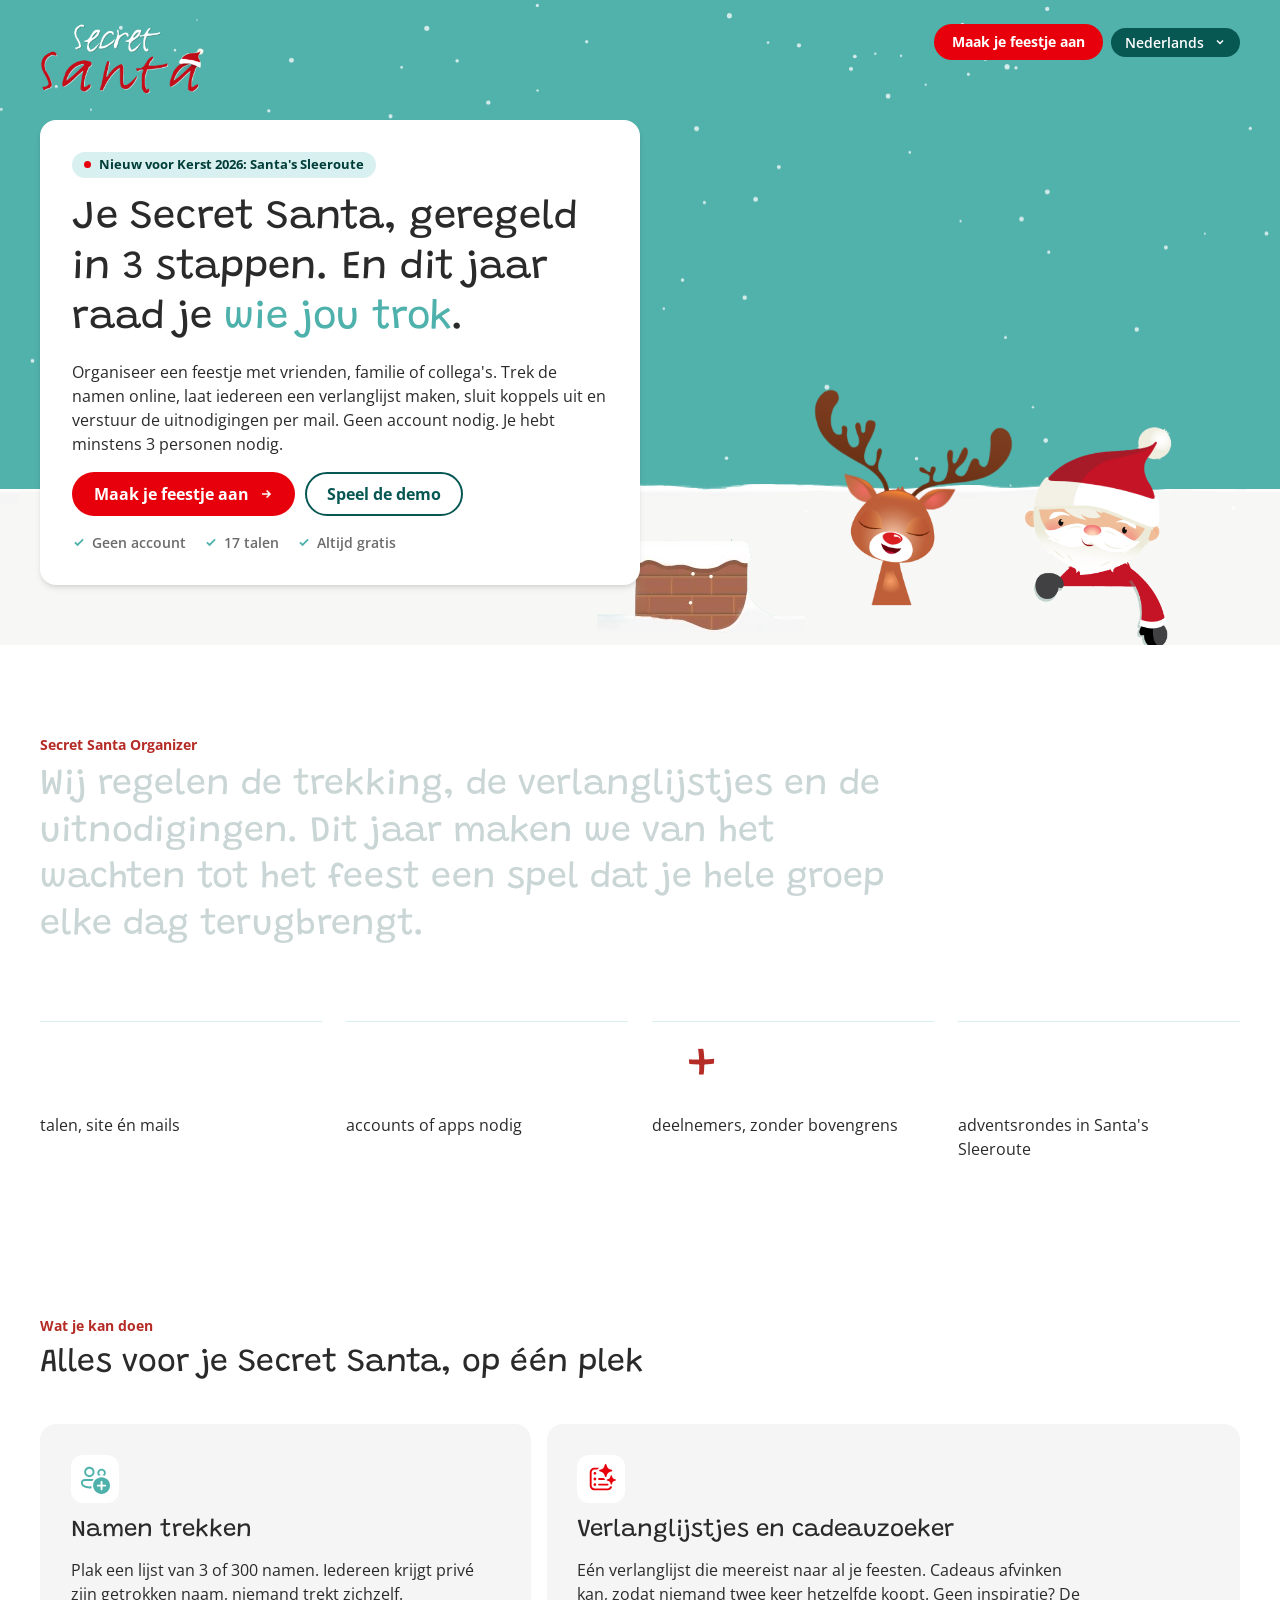
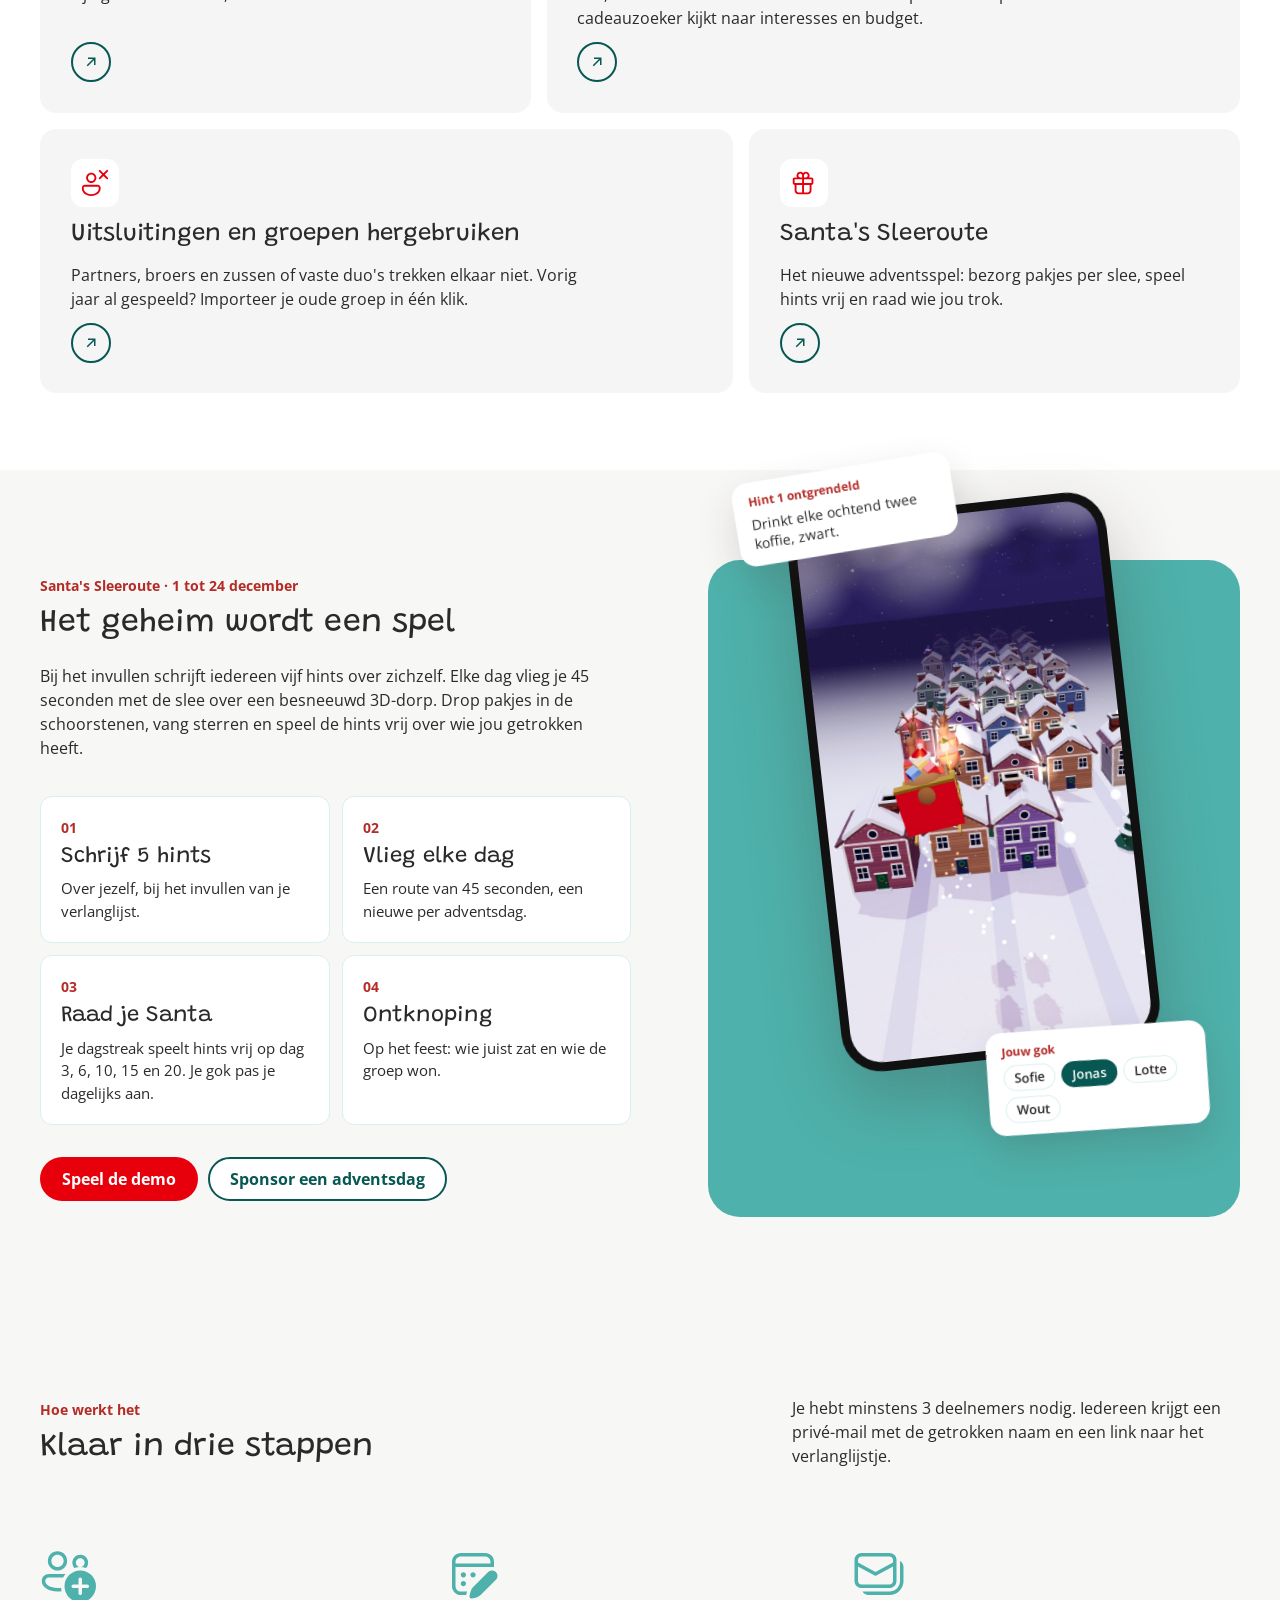
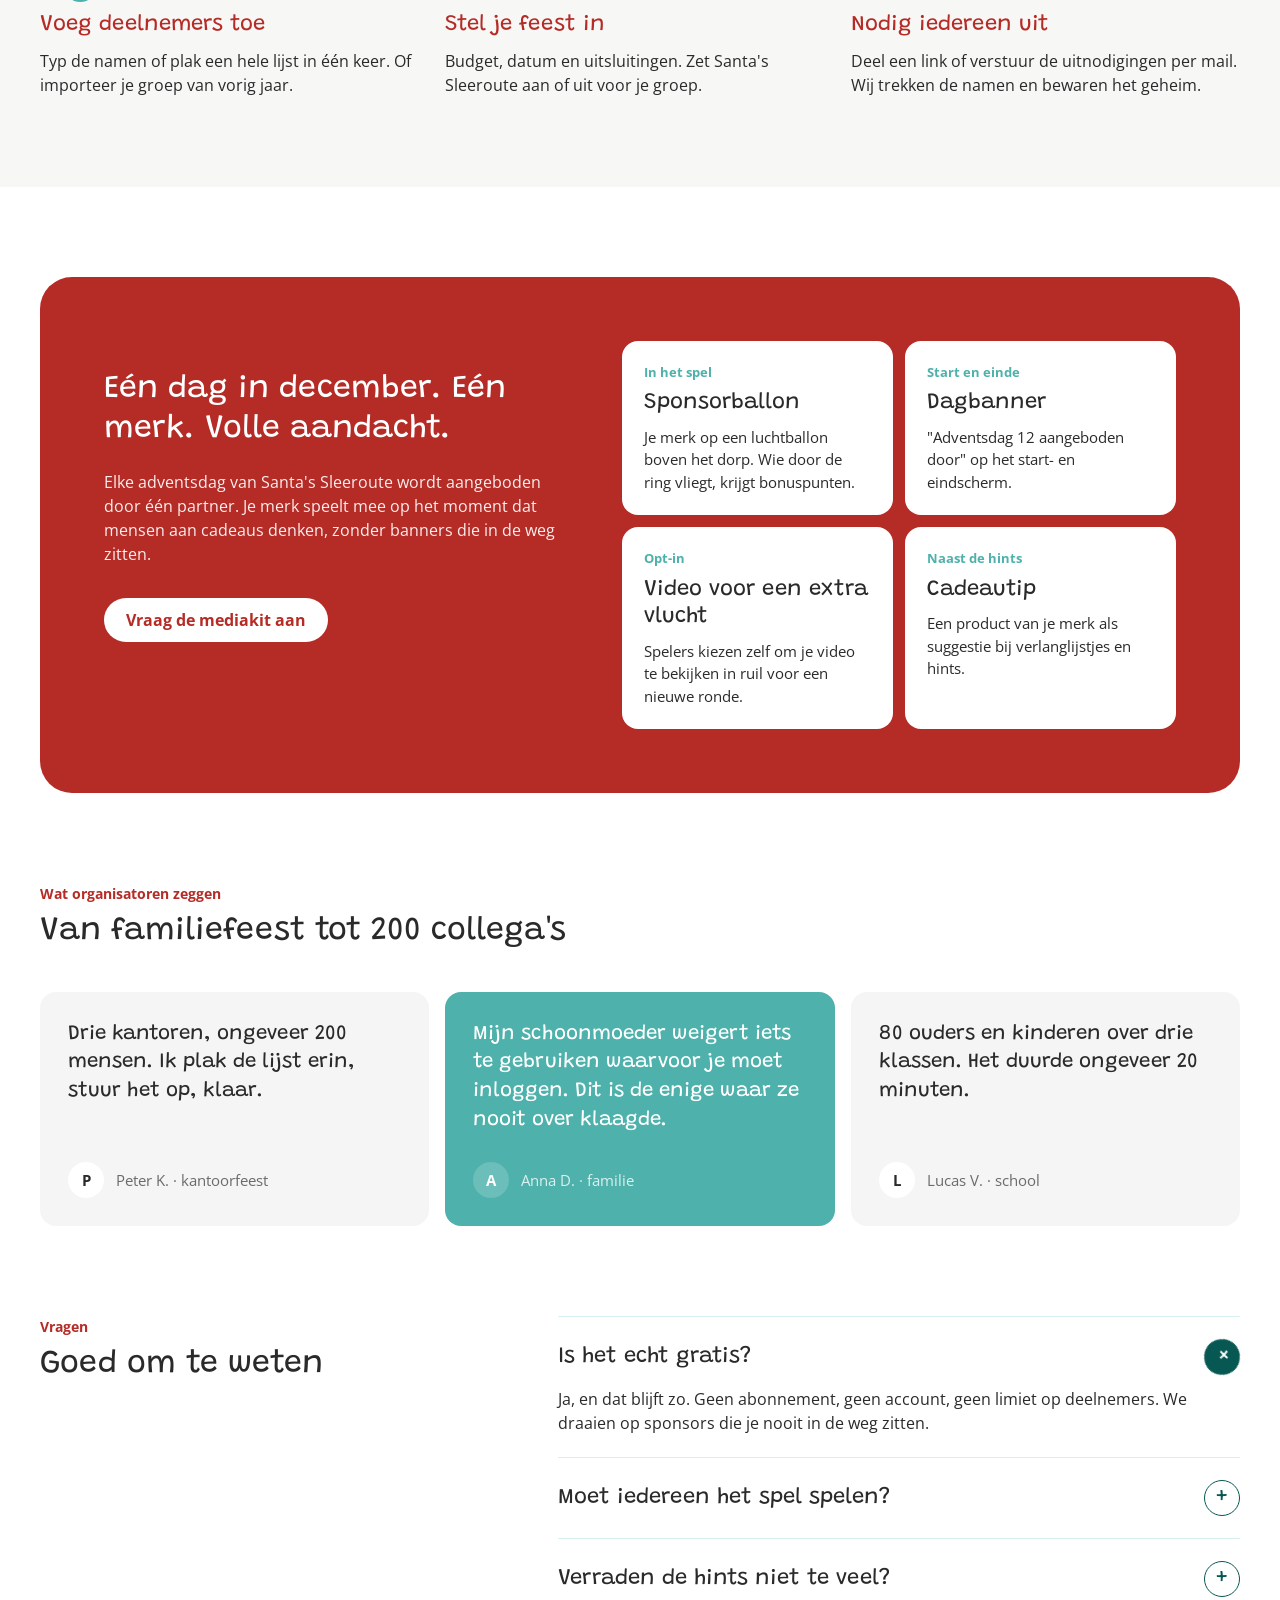
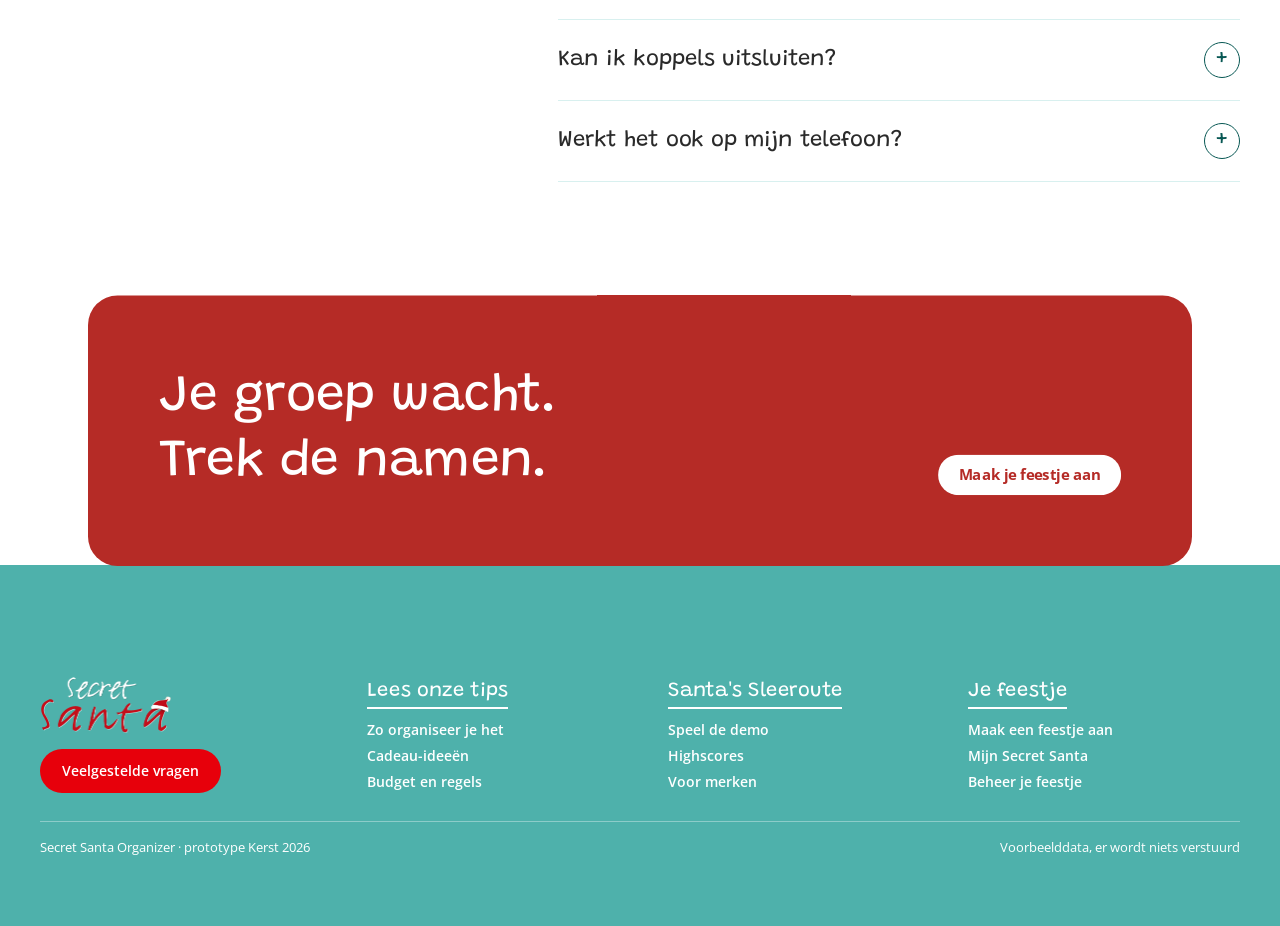
<file: index.html>
<!doctype html>
<html lang="nl">
<head>
<meta charset="utf-8">
<meta name="viewport" content="width=device-width, initial-scale=1, viewport-fit=cover">
<title>Secret Santa Organizer 2026</title>
<meta name="claude:viewport-fit-sides" content="cover">
<link rel="preconnect" href="https://fonts.googleapis.com">
<link rel="preconnect" href="https://fonts.gstatic.com" crossorigin>
<link rel="stylesheet" href="https://fonts.googleapis.com/css2?family=Grandstander:wght@400;600;700&family=Open+Sans:wght@400;600;700&display=swap">
<link rel="stylesheet" href="assets/css/sso.css">
<link rel="stylesheet" href="assets/css/index.css">
</head>
<body>
<main id="top">
  <section class="hero">
    <div class="hero-teal sso-hdr" aria-hidden="true"></div>
    <div class="hero-in">
      <div class="hero-top">
        <a class="sso-logo" href="#top" aria-label="Secret Santa Organizer, naar boven"><img src="assets/img/sso/secret-santa-logo.png" alt="Secret Santa" width="165" height="70"></a>
        <div class="acts">
          <a class="pill sm-pill" href="feestje-aanmaken.html">Maak je feestje aan</a>
          <button class="lang" type="button" aria-label="Taal kiezen, nu Nederlands">Nederlands<svg viewBox="0 0 24 24" fill="none" stroke="currentColor" stroke-width="3" aria-hidden="true"><path d="M6 9l6 6 6-6"/></svg></button>
        </div>
      </div>
      <div class="hero-stage">
        <div class="hero-card">
          <a class="tag" href="#spel"><i></i>Nieuw voor Kerst 2026: Santa's Sleeroute</a>
          <h1 class="h1">Je Secret Santa, geregeld in 3 stappen. En dit jaar raad je <a href="#spel">wie jou trok</a>.</h1>
          <p class="hero-sub">Organiseer een feestje met vrienden, familie of collega's. Trek de namen online, laat iedereen een verlanglijst maken, sluit koppels uit en verstuur de uitnodigingen per mail. Geen account nodig. Je hebt minstens 3 personen nodig.</p>
          <div class="row">
            <a class="pill" href="feestje-aanmaken.html">Maak je feestje aan<svg viewBox="0 0 24 24" fill="none" stroke="currentColor" stroke-width="2.6" aria-hidden="true"><path d="M5 12h14M13 6l6 6-6 6"/></svg></a>
            <a class="pill light" href="sleeroute.html">Speel de demo</a>
          </div>
          <ul class="checks">
            <li><svg viewBox="0 0 24 24" fill="none" stroke="currentColor" stroke-width="3" aria-hidden="true"><path d="M5 12.5l4.5 4.5L19 7.5"/></svg>Geen account</li>
            <li><svg viewBox="0 0 24 24" fill="none" stroke="currentColor" stroke-width="3" aria-hidden="true"><path d="M5 12.5l4.5 4.5L19 7.5"/></svg>17 talen</li>
            <li><svg viewBox="0 0 24 24" fill="none" stroke="currentColor" stroke-width="3" aria-hidden="true"><path d="M5 12.5l4.5 4.5L19 7.5"/></svg>Altijd gratis</li>
          </ul>
        </div>
        <div class="hero-art" aria-hidden="true"><img class="h-chim" src="assets/img/sso/chimney.webp" alt=""><img class="h-deer" src="assets/img/sso/reindeer.png" alt=""><img class="h-santa" src="assets/img/sso/santa.png" alt=""></div>
      </div>
    </div>
  </section>

  <section class="statement">
    <div class="wrap">
      <p class="label">Secret Santa Organizer</p>
      <p class="big">Wij regelen de trekking, de <a href="#troeven">verlanglijstjes</a> en de <a href="#hoe">uitnodigingen</a>. <span class="soft">Dit jaar maken we van het wachten tot het feest een spel dat je hele groep elke dag terugbrengt.</span></p>
      <div class="facts">
        <div class="fact"><b>17</b><span>talen, site én mails</span></div>
        <div class="fact"><b>0</b><span>accounts of apps nodig</span></div>
        <div class="fact"><b>3+</b><span>deelnemers, zonder bovengrens</span></div>
        <div class="fact"><b>24</b><span>adventsrondes in Santa's Sleeroute</span></div>
      </div>
    </div>
  </section>

  <section class="pillars" id="troeven" aria-labelledby="ph">
    <div class="wrap">
      <div class="pillars-head">
        <div><p class="label">Wat je kan doen</p><h2 class="h2" id="ph">Alles voor je Secret Santa, op één plek</h2></div>
      </div>
      <div class="grid">
        <a class="pcard c5" href="#hoe">
          <span class="ico"><img src="assets/img/sso/group-add.svg" alt=""></span>
          <h3>Namen trekken</h3>
          <p>Plak een lijst van 3 of 300 namen. Iedereen krijgt privé zijn getrokken naam, niemand trekt zichzelf.</p>
          <span class="arrow"><svg viewBox="0 0 24 24" fill="none" stroke="currentColor" stroke-width="2" aria-hidden="true"><path d="M7 17L17 7M8 7h9v9"/></svg></span>
        </a>
        <a class="pcard c7" href="#troeven">
          <span class="ico"><img src="assets/img/sso/list-sparkle.svg" alt=""></span>
          <h3>Verlanglijstjes en cadeauzoeker</h3>
          <p>Eén verlanglijst die meereist naar al je feesten. Cadeaus afvinken kan, zodat niemand twee keer hetzelfde koopt. Geen inspiratie? De cadeauzoeker kijkt naar interesses en budget.</p>
          <span class="arrow"><svg viewBox="0 0 24 24" fill="none" stroke="currentColor" stroke-width="2" aria-hidden="true"><path d="M7 17L17 7M8 7h9v9"/></svg></span>
        </a>
        <a class="pcard c7" href="#faq">
          <span class="ico"><img src="assets/img/sso/exclusion.svg" alt=""></span>
          <h3>Uitsluitingen en groepen hergebruiken</h3>
          <p>Partners, broers en zussen of vaste duo's trekken elkaar niet. Vorig jaar al gespeeld? Importeer je oude groep in één klik.</p>
          <span class="arrow"><svg viewBox="0 0 24 24" fill="none" stroke="currentColor" stroke-width="2" aria-hidden="true"><path d="M7 17L17 7M8 7h9v9"/></svg></span>
        </a>
        <a class="pcard c5" href="#spel">
          <span class="ico"><img src="assets/img/sso/gift-icon.svg" alt=""></span>
          <h3>Santa's Sleeroute</h3>
          <p>Het nieuwe adventsspel: bezorg pakjes per slee, speel hints vrij en raad wie jou trok.</p>
          <span class="arrow"><svg viewBox="0 0 24 24" fill="none" stroke="currentColor" stroke-width="2" aria-hidden="true"><path d="M7 17L17 7M8 7h9v9"/></svg></span>
        </a>
      </div>
    </div>
  </section>

  <section class="game" id="spel">
    <div class="wrap">
      <div class="gband">
        <div>
          <p class="label">Santa's Sleeroute · 1 tot 24 december</p>
          <h2 class="h2">Het geheim wordt een spel</h2>
          <p class="lead" style="margin-top:20px">Bij het invullen schrijft iedereen vijf hints over zichzelf. Elke dag vlieg je 45 seconden met de slee over een besneeuwd 3D-dorp. Drop pakjes in de schoorstenen, vang sterren en speel de hints vrij over wie jou getrokken heeft.</p>
          <ol class="steps">
            <li><b>01</b><strong>Schrijf 5 hints</strong><span>Over jezelf, bij het invullen van je verlanglijst.</span></li>
            <li><b>02</b><strong>Vlieg elke dag</strong><span>Een route van 45 seconden, een nieuwe per adventsdag.</span></li>
            <li><b>03</b><strong>Raad je Santa</strong><span>Je dagstreak speelt hints vrij op dag 3, 6, 10, 15 en 20. Je gok pas je dagelijks aan.</span></li>
            <li><b>04</b><strong>Ontknoping</strong><span>Op het feest: wie juist zat en wie de groep won.</span></li>
          </ol>
          <div class="actions">
            <a class="pill" href="sleeroute.html">Speel de demo</a>
            <a class="pill light" href="#merken">Sponsor een adventsdag</a>
          </div>
        </div>
        <div class="visual">
          <div class="phone">
            <div class="screen"><img src="assets/img/sleeroute-screenshot.jpg" alt="De slee met vier rendieren vliegt over een besneeuwd dorp vol gekleurde huisjes met schoorstenen" loading="lazy"></div>
            <div class="float hint"><small>Hint 1 ontgrendeld</small>Drinkt elke ochtend twee koffie, zwart.</div>
            <div class="float guess"><small>Jouw gok</small><div class="chips"><span>Sofie</span><span class="on">Jonas</span><span>Lotte</span><span>Wout</span></div></div>
          </div>
        </div>
      </div>
    </div>
  </section>

  <section class="how" id="hoe">
    <div class="wrap">
      <div class="how-head">
        <div><p class="label">Hoe werkt het</p><h2 class="h2">Klaar in drie stappen</h2></div>
        <p class="lead" style="max-width:28em">Je hebt minstens 3 deelnemers nodig. Iedereen krijgt een privé-mail met de getrokken naam en een link naar het verlanglijstje.</p>
      </div>
      <ol class="how-steps">
        <li><span class="n"><img src="assets/img/sso/group-add.svg" alt="Stap 1"></span><h3>Voeg deelnemers toe</h3><p>Typ de namen of plak een hele lijst in één keer. Of importeer je groep van vorig jaar.</p></li>
        <li><span class="n"><img src="assets/img/sso/party-settings.svg" alt="Stap 2"></span><h3>Stel je feest in</h3><p>Budget, datum en uitsluitingen. Zet Santa's Sleeroute aan of uit voor je groep.</p></li>
        <li><span class="n"><img src="assets/img/sso/mail-invite.svg" alt="Stap 3"></span><h3>Nodig iedereen uit</h3><p>Deel een link of verstuur de uitnodigingen per mail. Wij trekken de namen en bewaren het geheim.</p></li>
      </ol>
    </div>
  </section>

  <section class="brands" id="merken">
    <div class="wrap">
      <div class="bband">
        <div class="bleft">
          <p class="label">Voor merken</p>
          <h2 class="h2">Eén dag in december. Eén merk. Volle aandacht.</h2>
          <p class="lead" style="margin-top:20px">Elke adventsdag van Santa's Sleeroute wordt aangeboden door één partner. Je merk speelt mee op het moment dat mensen aan cadeaus denken, zonder banners die in de weg zitten.</p>
          <a class="pill" href="#">Vraag de mediakit aan</a>
        </div>
        <div class="formats">
          <div class="fmt"><span class="k">In het spel</span><h3>Sponsorballon</h3><p>Je merk op een luchtballon boven het dorp. Wie door de ring vliegt, krijgt bonuspunten.</p></div>
          <div class="fmt"><span class="k">Start en einde</span><h3>Dagbanner</h3><p>"Adventsdag 12 aangeboden door" op het start- en eindscherm.</p></div>
          <div class="fmt"><span class="k">Opt-in</span><h3>Video voor een extra vlucht</h3><p>Spelers kiezen zelf om je video te bekijken in ruil voor een nieuwe ronde.</p></div>
          <div class="fmt"><span class="k">Naast de hints</span><h3>Cadeautip</h3><p>Een product van je merk als suggestie bij verlanglijstjes en hints.</p></div>
        </div>
      </div>
    </div>
  </section>

  <section class="quotes" aria-labelledby="qh">
    <div class="wrap">
      <p class="label">Wat organisatoren zeggen</p>
      <h2 class="h2" id="qh">Van familiefeest tot 200 collega's</h2>
      <div class="qgrid">
        <figure class="q"><blockquote>Drie kantoren, ongeveer 200 mensen. Ik plak de lijst erin, stuur het op, klaar.</blockquote><figcaption><i>P</i>Peter K. · kantoorfeest</figcaption></figure>
        <figure class="q accent"><blockquote>Mijn schoonmoeder weigert iets te gebruiken waarvoor je moet inloggen. Dit is de enige waar ze nooit over klaagde.</blockquote><figcaption><i>A</i>Anna D. · familie</figcaption></figure>
        <figure class="q"><blockquote>80 ouders en kinderen over drie klassen. Het duurde ongeveer 20 minuten.</blockquote><figcaption><i>L</i>Lucas V. · school</figcaption></figure>
      </div>
    </div>
  </section>

  <section class="faq" id="faq">
    <div class="wrap">
      <div><p class="label">Vragen</p><h2 class="h2">Goed om te weten</h2></div>
      <div class="faq-list">
        <details open><summary>Is het echt gratis?<span class="pm" aria-hidden="true">+</span></summary><p>Ja, en dat blijft zo. Geen abonnement, geen account, geen limiet op deelnemers. We draaien op sponsors die je nooit in de weg zitten.</p></details>
        <details><summary>Moet iedereen het spel spelen?<span class="pm" aria-hidden="true">+</span></summary><p>Nee. De organisator zet Santa's Sleeroute aan of uit. Wie niet wil spelen, krijgt gewoon zijn naam en verlanglijstje.</p></details>
        <details><summary>Verraden de hints niet te veel?<span class="pm" aria-hidden="true">+</span></summary><p>Je schrijft ze zelf, en ze hoeven niet waar te zijn: een vals spoor mag gerust. Op het feest zie je welke hints echt waren. Wil je je Santa liever niet kennen? Zet de hints uit en speel gewoon mee voor het klassement.</p></details>
        <details><summary>Kan ik koppels uitsluiten?<span class="pm" aria-hidden="true">+</span></summary><p>Ja. Bij het instellen kies je per persoon wie hij of zij niet mag trekken.</p></details>
        <details><summary>Werkt het ook op mijn telefoon?<span class="pm" aria-hidden="true">+</span></summary><p>Ja, alles werkt in de browser. Er is geen app nodig, ook niet voor het spel.</p></details>
      </div>
    </div>
  </section>

  <section class="final">
    <div class="wrap">
      <div class="fband">
        <h2 class="h2">Je groep wacht. Trek de namen.</h2>
        <a class="pill" href="feestje-aanmaken.html">Maak je feestje aan</a>
      </div>
    </div>
  </section>
</main>

<footer class="sso-ftr">
  <div class="sso-in">
    <div class="brand"><a class="sso-logo" href="index.html"><img src="assets/img/sso/secret-santa-logo.png" alt="Secret Santa" width="132" height="56"></a><a class="sso-btn" href="index.html#faq">Veelgestelde vragen</a></div>
    <div><h3>Lees onze tips</h3><ul><li><a href="index.html#hoe">Zo organiseer je het</a></li><li><a href="index.html#troeven">Cadeau-ideeën</a></li><li><a href="index.html#faq">Budget en regels</a></li></ul></div>
    <div><h3>Santa's Sleeroute</h3><ul><li><a href="sleeroute.html">Speel de demo</a></li><li><a href="deelnemer.html#feestje">Highscores</a></li><li><a href="index.html#merken">Voor merken</a></li></ul></div>
    <div><h3>Je feestje</h3><ul><li><a href="feestje-aanmaken.html">Maak een feestje aan</a></li><li><a href="deelnemer.html">Mijn Secret Santa</a></li><li><a href="beheer.html">Beheer je feestje</a></li></ul></div>
    <div class="legal"><span>Secret Santa Organizer · prototype Kerst 2026</span><span>Voorbeelddata, er wordt niets verstuurd</span></div>
  </div>
</footer>

<script src="assets/js/sso.js"></script>
<script src="assets/js/index.js"></script>
</body>
</html>
</file>
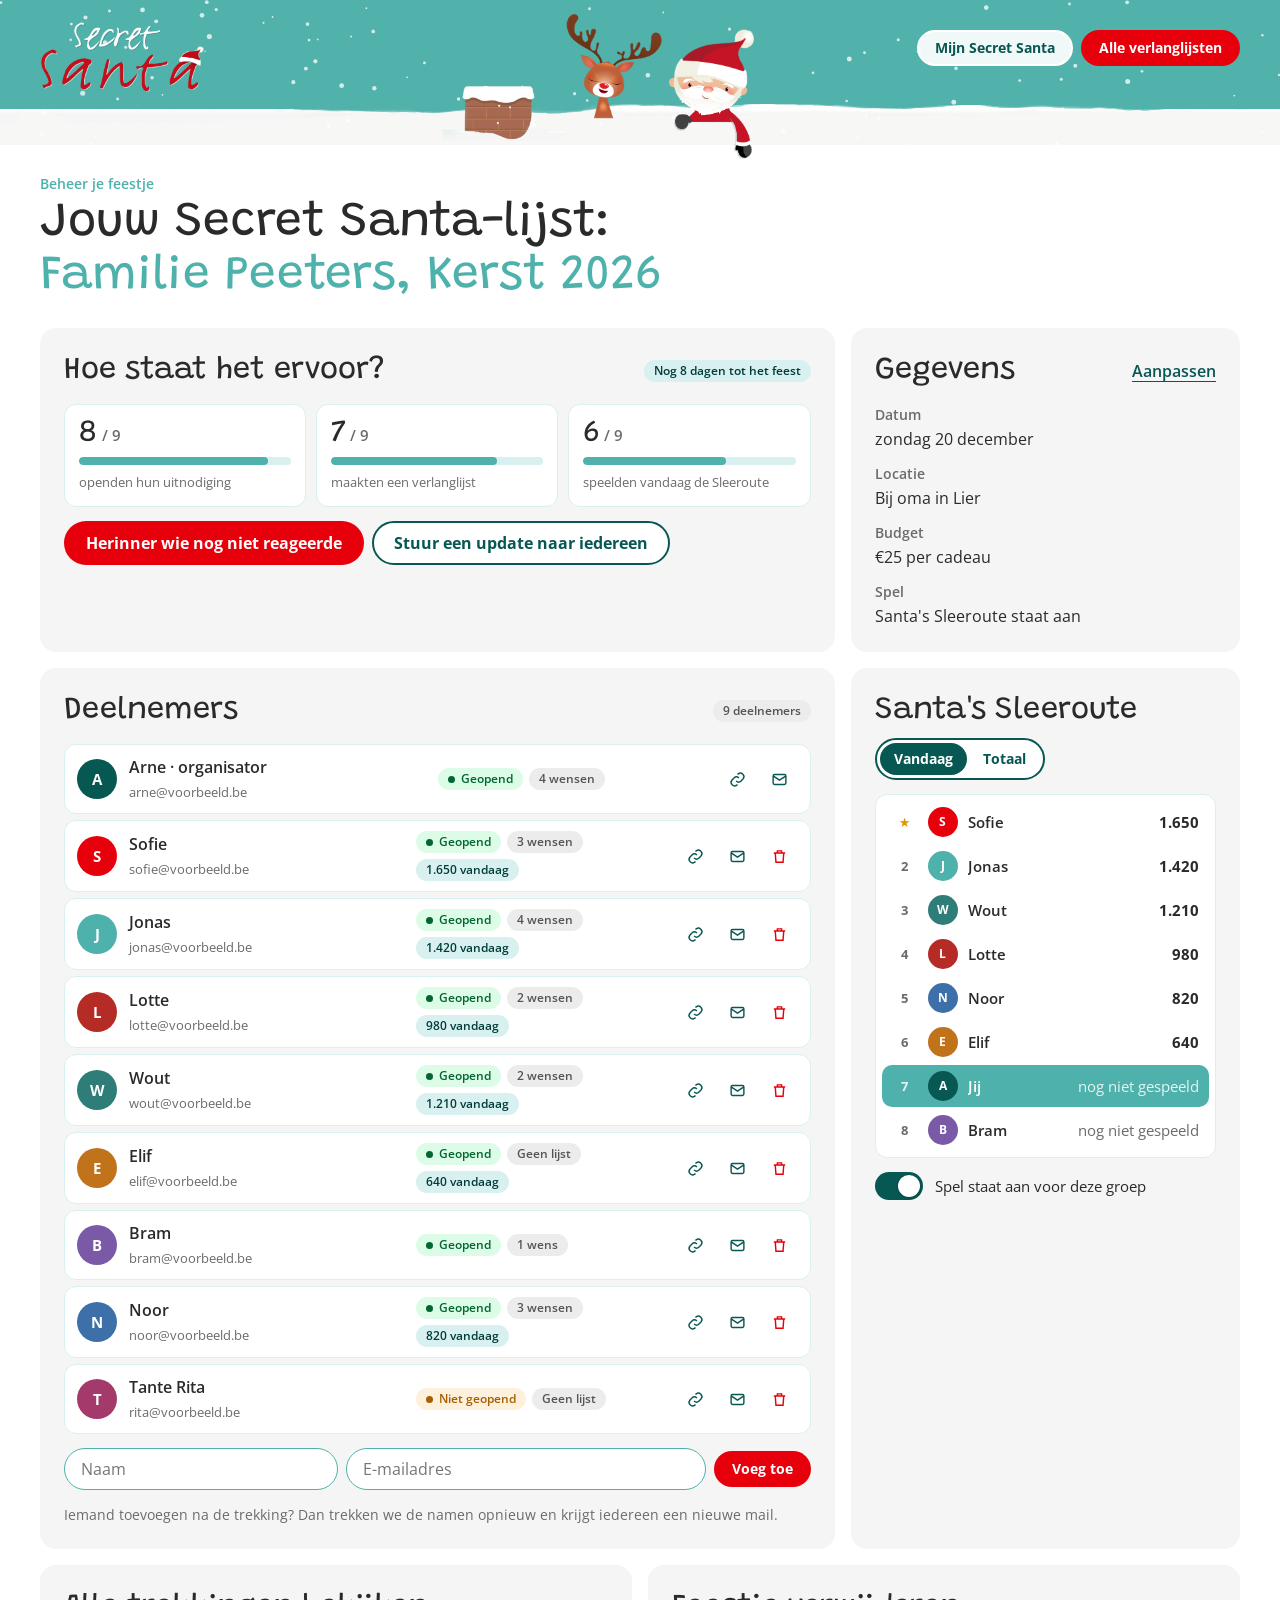
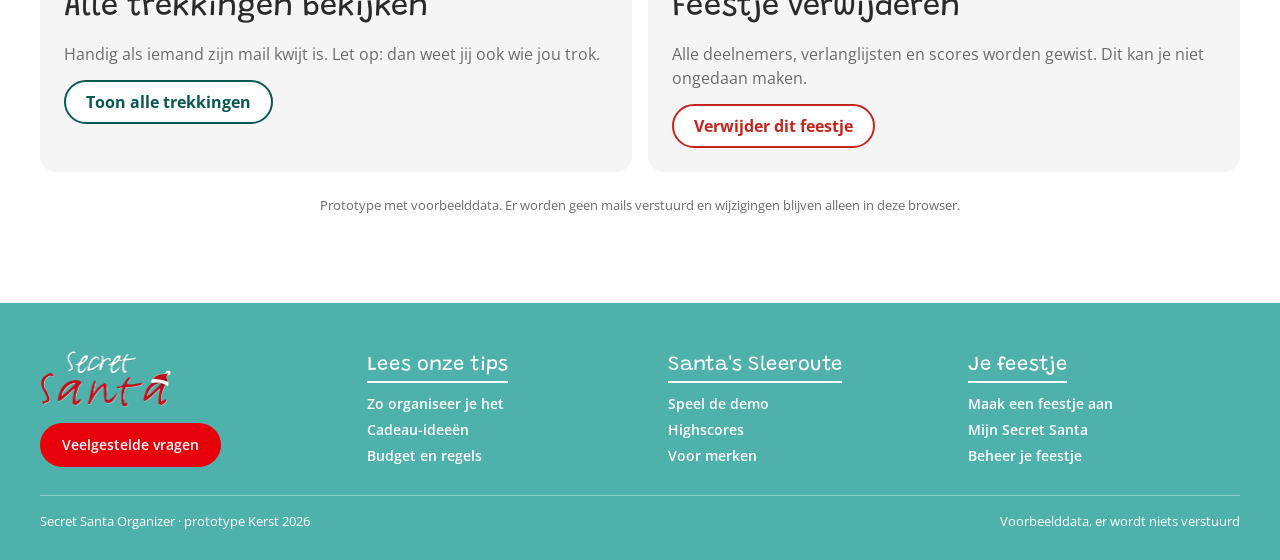
<file: beheer.html>
<!doctype html>
<html lang="nl">
<head>
<meta charset="utf-8">
<meta name="viewport" content="width=device-width, initial-scale=1, viewport-fit=cover">
<title>Beheer je feestje · Secret Santa</title>
<link rel="preconnect" href="https://fonts.googleapis.com">
<link rel="preconnect" href="https://fonts.gstatic.com" crossorigin>
<link rel="stylesheet" href="https://fonts.googleapis.com/css2?family=Grandstander:wght@400;600;700&family=Open+Sans:wght@400;600;700&display=swap">
<link rel="stylesheet" href="assets/css/sso.css">
<link rel="stylesheet" href="assets/css/app.css">
<link rel="stylesheet" href="assets/css/beheer.css">
</head>
<body>
<header class="sso-hdr">
  <div class="sso-in">
    <a class="sso-logo" href="index.html" aria-label="Naar de Secret Santa homepage"><img src="assets/img/sso/secret-santa-logo.png" alt="Secret Santa" width="165" height="70"></a>
    <div class="sso-art" aria-hidden="true"><img class="sso-chim" src="assets/img/sso/chimney.webp" alt=""><img class="sso-deer" src="assets/img/sso/reindeer.png" alt=""><img class="sso-santa" src="assets/img/sso/santa.png" alt=""></div>
    <div class="sso-actions"><a class="sso-btn light sm" href="deelnemer.html">Mijn Secret Santa</a><a class="sso-btn sm" href="deelnemer.html#feestje">Alle verlanglijsten</a></div>
  </div>
</header>

<main class="wrap page">
  <section class="intro">
    <p class="label">Beheer je feestje</p>
    <h1>Jouw Secret Santa-lijst: <span class="accent" id="title">Familie Peeters, Kerst 2026</span></h1>
  </section>

  <div class="grid">
    <!-- status -->
    <div class="card c8">
      <div class="row between"><h2>Hoe staat het ervoor?</h2><span class="chip teal" id="countdown"></span></div>
      <div class="meters" id="meters"></div>
      <div class="row">
        <button class="btn" type="button" id="remindBtn">Herinner wie nog niet reageerde</button>
        <button class="btn light" type="button" id="updateOpen">Stuur een update naar iedereen</button>
      </div>
      <div class="compose" id="compose" hidden>
        <div class="field"><label for="updText">Bericht aan alle deelnemers</label><textarea id="updText" placeholder="Bijvoorbeeld: we beginnen om 18 uur, neem iets mee voor het dessert."></textarea></div>
        <div class="row"><button class="btn sm" type="button" id="updSend">Verstuur update</button><button class="linkbtn" type="button" id="updCancel">Annuleer</button></div>
      </div>
    </div>

    <!-- details -->
    <div class="card c4">
      <div class="row between"><h2>Gegevens</h2><button class="linkbtn" type="button" id="editBtn">Aanpassen</button></div>
      <dl class="details" id="details"></dl>
      <form class="editform" id="editForm" hidden novalidate>
        <div class="field"><label for="eName">Naam</label><input type="text" id="eName"></div>
        <div class="field"><label for="eDate">Datum</label><input type="date" id="eDate"></div>
        <div class="field"><label for="eLoc">Locatie</label><input type="text" id="eLoc"></div>
        <div class="field"><label for="eBudget">Budget (€)</label><input type="number" id="eBudget" min="1" step="1"></div>
        <div class="row"><button class="btn sm" type="submit">Opslaan</button><button class="linkbtn" type="button" id="editCancel">Annuleer</button></div>
      </form>
    </div>

    <!-- participants -->
    <div class="card c8">
      <div class="row between"><h2>Deelnemers</h2><span class="chip" id="pCount"></span></div>
      <div class="ptable" id="ptable" role="list"></div>
      <form class="row addform" id="addForm" novalidate>
        <label class="sr" for="addName">Naam</label><input type="text" id="addName" placeholder="Naam">
        <label class="sr" for="addMail">E-mailadres</label><input type="email" id="addMail" placeholder="E-mailadres">
        <button class="btn sm" type="submit">Voeg toe</button>
      </form>
      <p class="small muted" style="margin:0">Iemand toevoegen na de trekking? Dan trekken we de namen opnieuw en krijgt iedereen een nieuwe mail.</p>
    </div>

    <!-- highscores -->
    <div class="card c4">
      <div class="row between"><h2>Santa's Sleeroute</h2>
        <div class="tabs" role="tablist" id="hsTabs"><button type="button" role="tab" data-kind="today" aria-selected="true">Vandaag</button><button type="button" role="tab" data-kind="total" aria-selected="false">Totaal</button></div></div>
      <ol class="hs" id="hs"></ol>
      <label class="toggle"><input type="checkbox" id="gameOn" checked><span class="switch"></span><span>Spel staat aan voor deze groep</span></label>
    </div>

    <!-- reveal + danger -->
    <div class="card c6">
      <h2>Alle trekkingen bekijken</h2>
      <p class="muted" style="margin:0">Handig als iemand zijn mail kwijt is. Let op: dan weet jij ook wie jou trok.</p>
      <div class="confirm" id="revealConfirm" hidden><p><b>Zeker weten?</b> Je ziet dan van iedereen wie hij of zij trok, ook jouw eigen Secret Santa.</p><div class="row"><button class="btn danger solid sm" type="button" id="revealYes">Toon alles</button><button class="linkbtn" type="button" id="revealNo">Toch niet</button></div></div>
      <ul class="draws" id="draws" hidden></ul>
      <div class="row"><button class="btn light" type="button" id="revealBtn">Toon alle trekkingen</button></div>
    </div>
    <div class="card c6">
      <h2>Feestje verwijderen</h2>
      <p class="muted" style="margin:0">Alle deelnemers, verlanglijsten en scores worden gewist. Dit kan je niet ongedaan maken.</p>
      <div class="confirm" id="delConfirm" hidden><p>Typ <b>VERWIJDER</b> om te bevestigen.</p><input type="text" id="delText" aria-label="Typ VERWIJDER"><div class="row"><button class="btn danger solid sm" type="button" id="delYes" disabled>Verwijder definitief</button><button class="linkbtn" type="button" id="delNo">Annuleer</button></div></div>
      <div class="row"><button class="btn danger" type="button" id="delBtn">Verwijder dit feestje</button></div>
    </div>
  </div>

  <p class="demo">Prototype met voorbeelddata. Er worden geen mails verstuurd en wijzigingen blijven alleen in deze browser.</p>
</main>

<footer class="sso-ftr">
  <div class="sso-in">
    <div class="brand"><a class="sso-logo" href="index.html"><img src="assets/img/sso/secret-santa-logo.png" alt="Secret Santa" width="132" height="56"></a><a class="sso-btn" href="index.html#faq">Veelgestelde vragen</a></div>
    <div><h3>Lees onze tips</h3><ul><li><a href="index.html#hoe">Zo organiseer je het</a></li><li><a href="index.html#troeven">Cadeau-ideeën</a></li><li><a href="index.html#faq">Budget en regels</a></li></ul></div>
    <div><h3>Santa's Sleeroute</h3><ul><li><a href="sleeroute.html">Speel de demo</a></li><li><a href="deelnemer.html#feestje">Highscores</a></li><li><a href="index.html#merken">Voor merken</a></li></ul></div>
    <div><h3>Je feestje</h3><ul><li><a href="feestje-aanmaken.html">Maak een feestje aan</a></li><li><a href="deelnemer.html">Mijn Secret Santa</a></li><li><a href="beheer.html">Beheer je feestje</a></li></ul></div>
    <div class="legal"><span>Secret Santa Organizer · prototype Kerst 2026</span><span>Voorbeelddata, er wordt niets verstuurd</span></div>
  </div>
</footer>

<script src="assets/js/sso.js"></script>
<script src="assets/js/demo-data.js"></script>
<script src="assets/js/common.js"></script>
<script src="assets/js/beheer.js"></script>
</body>
</html>
</file>
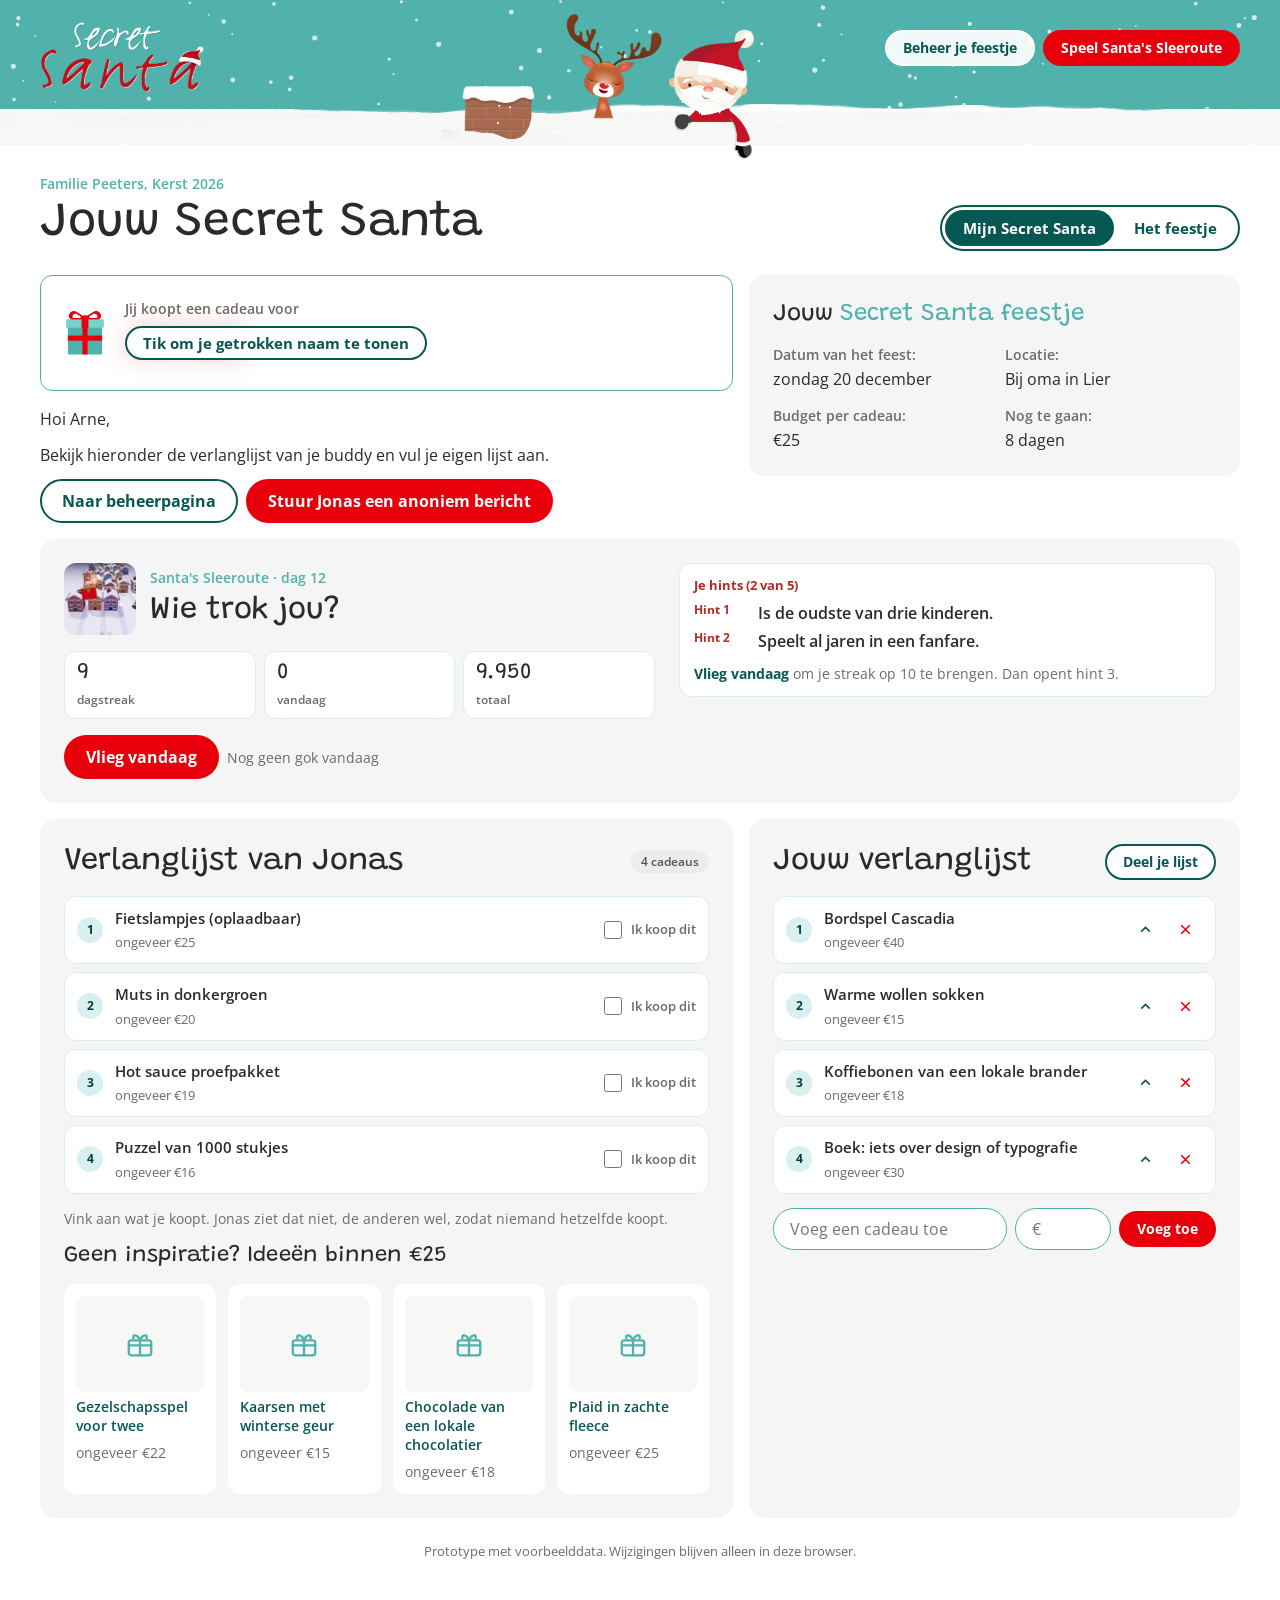
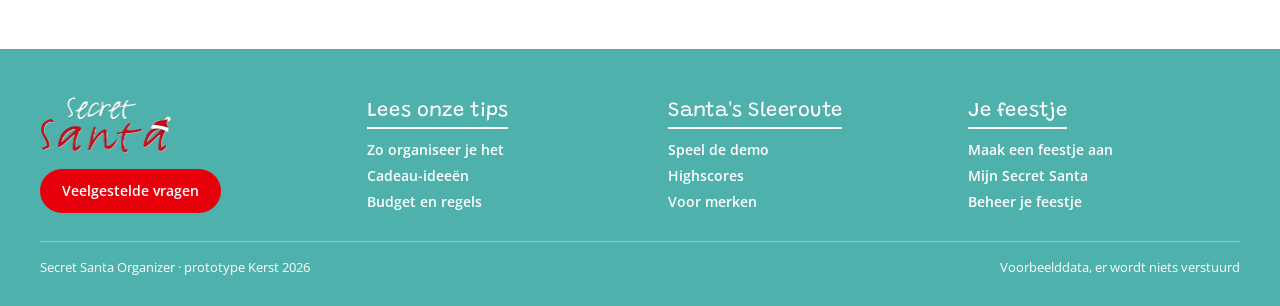
<file: deelnemer.html>
<!doctype html>
<html lang="nl">
<head>
<meta charset="utf-8">
<meta name="viewport" content="width=device-width, initial-scale=1, viewport-fit=cover">
<title>Jouw Secret Santa · Familie Peeters</title>
<link rel="preconnect" href="https://fonts.googleapis.com">
<link rel="preconnect" href="https://fonts.gstatic.com" crossorigin>
<link rel="stylesheet" href="https://fonts.googleapis.com/css2?family=Grandstander:wght@400;600;700&family=Open+Sans:wght@400;600;700&display=swap">
<link rel="stylesheet" href="assets/css/sso.css">
<link rel="stylesheet" href="assets/css/app.css">
<link rel="stylesheet" href="assets/css/deelnemer.css">
</head>
<body>
<header class="sso-hdr">
  <div class="sso-in">
    <a class="sso-logo" href="index.html" aria-label="Naar de Secret Santa homepage"><img src="assets/img/sso/secret-santa-logo.png" alt="Secret Santa" width="165" height="70"></a>
    <div class="sso-art" aria-hidden="true"><img class="sso-chim" src="assets/img/sso/chimney.webp" alt=""><img class="sso-deer" src="assets/img/sso/reindeer.png" alt=""><img class="sso-santa" src="assets/img/sso/santa.png" alt=""></div>
    <div class="sso-actions"><a class="sso-btn light sm" href="beheer.html" id="manageLink">Beheer je feestje</a><a class="sso-btn sm" href="sleeroute.html">Speel Santa's Sleeroute</a></div>
  </div>
</header>

<main class="wrap page">
  <section class="intro">
    <div>
      <p class="label" id="partyLabel">Familie Peeters</p>
      <h1 id="hello">Jouw Secret Santa</h1>
    </div>
    <nav class="tabs big" role="tablist" aria-label="Onderdelen">
      <button type="button" role="tab" data-view="mijn" aria-selected="true">Mijn Secret Santa</button>
      <button type="button" role="tab" data-view="feestje" aria-selected="false">Het feestje</button>
    </nav>
  </section>

  <!-- VIEW 1: my Secret Santa -->
  <div class="view" data-view="mijn">
    <div class="grid">
      <div class="c7 buddy">
        <div class="buddybox">
          <img class="gift" src="assets/img/sso/gift.svg" alt="" width="48" height="48">
          <div class="reveal" id="reveal">
            <span class="k">Jij koopt een cadeau voor</span>
            <button type="button" class="reveal-btn" id="revealBtn" aria-expanded="false">
              <span class="name" id="buddyName">Jonas</span>
              <span class="hide-txt">Tik om je getrokken naam te tonen</span>
            </button>
          </div>
        </div>
        <p class="greet" id="greet">Hoi Arne,</p>
        <p class="greet-sub">Bekijk hieronder de verlanglijst van je buddy en vul je eigen lijst aan.</p>
        <div class="row">
          <a class="btn light" href="beheer.html" id="manageLink2">Naar beheerpagina</a>
          <button class="btn" type="button" id="msgOpen">Stuur Jonas een anoniem bericht</button>
          <button class="linkbtn" type="button" id="hideBtn" hidden>Verberg de naam weer</button>
        </div>
        <div class="card msgbox" id="msgBox" hidden>
          <div class="field"><label for="msgText">Je bericht blijft anoniem</label><textarea id="msgText" placeholder="Bijvoorbeeld: welke maat heb je?"></textarea></div>
          <div class="row"><button class="btn" type="button" id="msgSend">Verstuur anoniem</button><button class="linkbtn" type="button" id="msgCancel">Annuleer</button></div>
        </div>
      </div>

      <div class="card c5 details">
        <h2 class="dh">Jouw <span class="accent">Secret Santa feestje</span></h2>
        <dl class="dl" id="partyFacts"></dl>
      </div>

      <div class="card c12 game">
        <div class="game-top">
          <img src="assets/img/sleeroute-thumb.jpg" alt="">
          <div><p class="label">Santa's Sleeroute · dag 12</p><h2>Wie trok jou?</h2></div>
        </div>
        <div class="gstat" id="gameStatus"></div>
        <div class="inner hintbox" id="hintBox"></div>
        <div class="row"><a class="btn" href="sleeroute.html">Vlieg vandaag</a><span class="small muted" id="guessTxt"></span></div>
      </div>

      <div class="card c7">
        <div class="row between"><h2 id="buddyWlTitle">Verlanglijst van Jonas</h2><span class="chip" id="buddyWlCount"></span></div>
        <ul class="wl" id="buddyWl"></ul>
        <p class="small muted" style="margin:0">Vink aan wat je koopt. Jonas ziet dat niet, de anderen wel, zodat niemand hetzelfde koopt.</p>
        <h3>Geen inspiratie? Ideeën binnen €25</h3>
        <div class="ideas" id="ideas"></div>
      </div>

      <div class="card c5">
        <div class="row between"><h2>Jouw verlanglijst</h2><button class="btn light sm" type="button" id="shareWl">Deel je lijst</button></div>
        <ul class="wl" id="myWl"></ul>
        <form class="row addform" id="addForm">
          <label class="sr" for="addText">Nieuw cadeau</label>
          <input type="text" id="addText" placeholder="Voeg een cadeau toe">
          <label class="sr" for="addPrice">Prijs</label>
          <input type="number" id="addPrice" placeholder="€" min="0" step="1">
          <button class="btn sm" type="submit">Voeg toe</button>
        </form>
      </div>
    </div>
  </div>

  <!-- VIEW 2: the party (who is in it, highscores, everyone's wishlist) -->
  <div class="view" data-view="feestje" hidden>
    <div class="grid">
      <div class="card c5">
        <div class="row between"><h2>Highscores</h2>
          <div class="tabs" role="tablist" id="hsTabs"><button type="button" role="tab" data-kind="today" aria-selected="true">Vandaag</button><button type="button" role="tab" data-kind="total" aria-selected="false">Totaal</button></div></div>
        <ol class="hs" id="hs"></ol>
        <p class="small muted" style="margin:0" id="hsNote">Beste score van adventsdag 12. Alleen je beste vlucht telt.</p>
      </div>
      <div class="card c7">
        <div class="row between"><h2>Wie doet er mee?</h2><span class="chip" id="pCount"></span></div>
        <p class="small muted" style="margin:-6px 0 0">Open een verlanglijst om te zien wat iemand graag krijgt. Wie wie getrokken heeft, blijft geheim.</p>
        <div class="people" id="people"></div>
      </div>
    </div>
  </div>

  <p class="demo">Prototype met voorbeelddata. Wijzigingen blijven alleen in deze browser.</p>
</main>

<footer class="sso-ftr">
  <div class="sso-in">
    <div class="brand"><a class="sso-logo" href="index.html"><img src="assets/img/sso/secret-santa-logo.png" alt="Secret Santa" width="132" height="56"></a><a class="sso-btn" href="index.html#faq">Veelgestelde vragen</a></div>
    <div><h3>Lees onze tips</h3><ul><li><a href="index.html#hoe">Zo organiseer je het</a></li><li><a href="index.html#troeven">Cadeau-ideeën</a></li><li><a href="index.html#faq">Budget en regels</a></li></ul></div>
    <div><h3>Santa's Sleeroute</h3><ul><li><a href="sleeroute.html">Speel de demo</a></li><li><a href="deelnemer.html#feestje">Highscores</a></li><li><a href="index.html#merken">Voor merken</a></li></ul></div>
    <div><h3>Je feestje</h3><ul><li><a href="feestje-aanmaken.html">Maak een feestje aan</a></li><li><a href="deelnemer.html">Mijn Secret Santa</a></li><li><a href="beheer.html">Beheer je feestje</a></li></ul></div>
    <div class="legal"><span>Secret Santa Organizer · prototype Kerst 2026</span><span>Voorbeelddata, er wordt niets verstuurd</span></div>
  </div>
</footer>

<script src="assets/js/sso.js"></script>
<script src="assets/js/demo-data.js"></script>
<script src="assets/js/common.js"></script>
<script src="assets/js/deelnemer.js"></script>
</body>
</html>
</file>
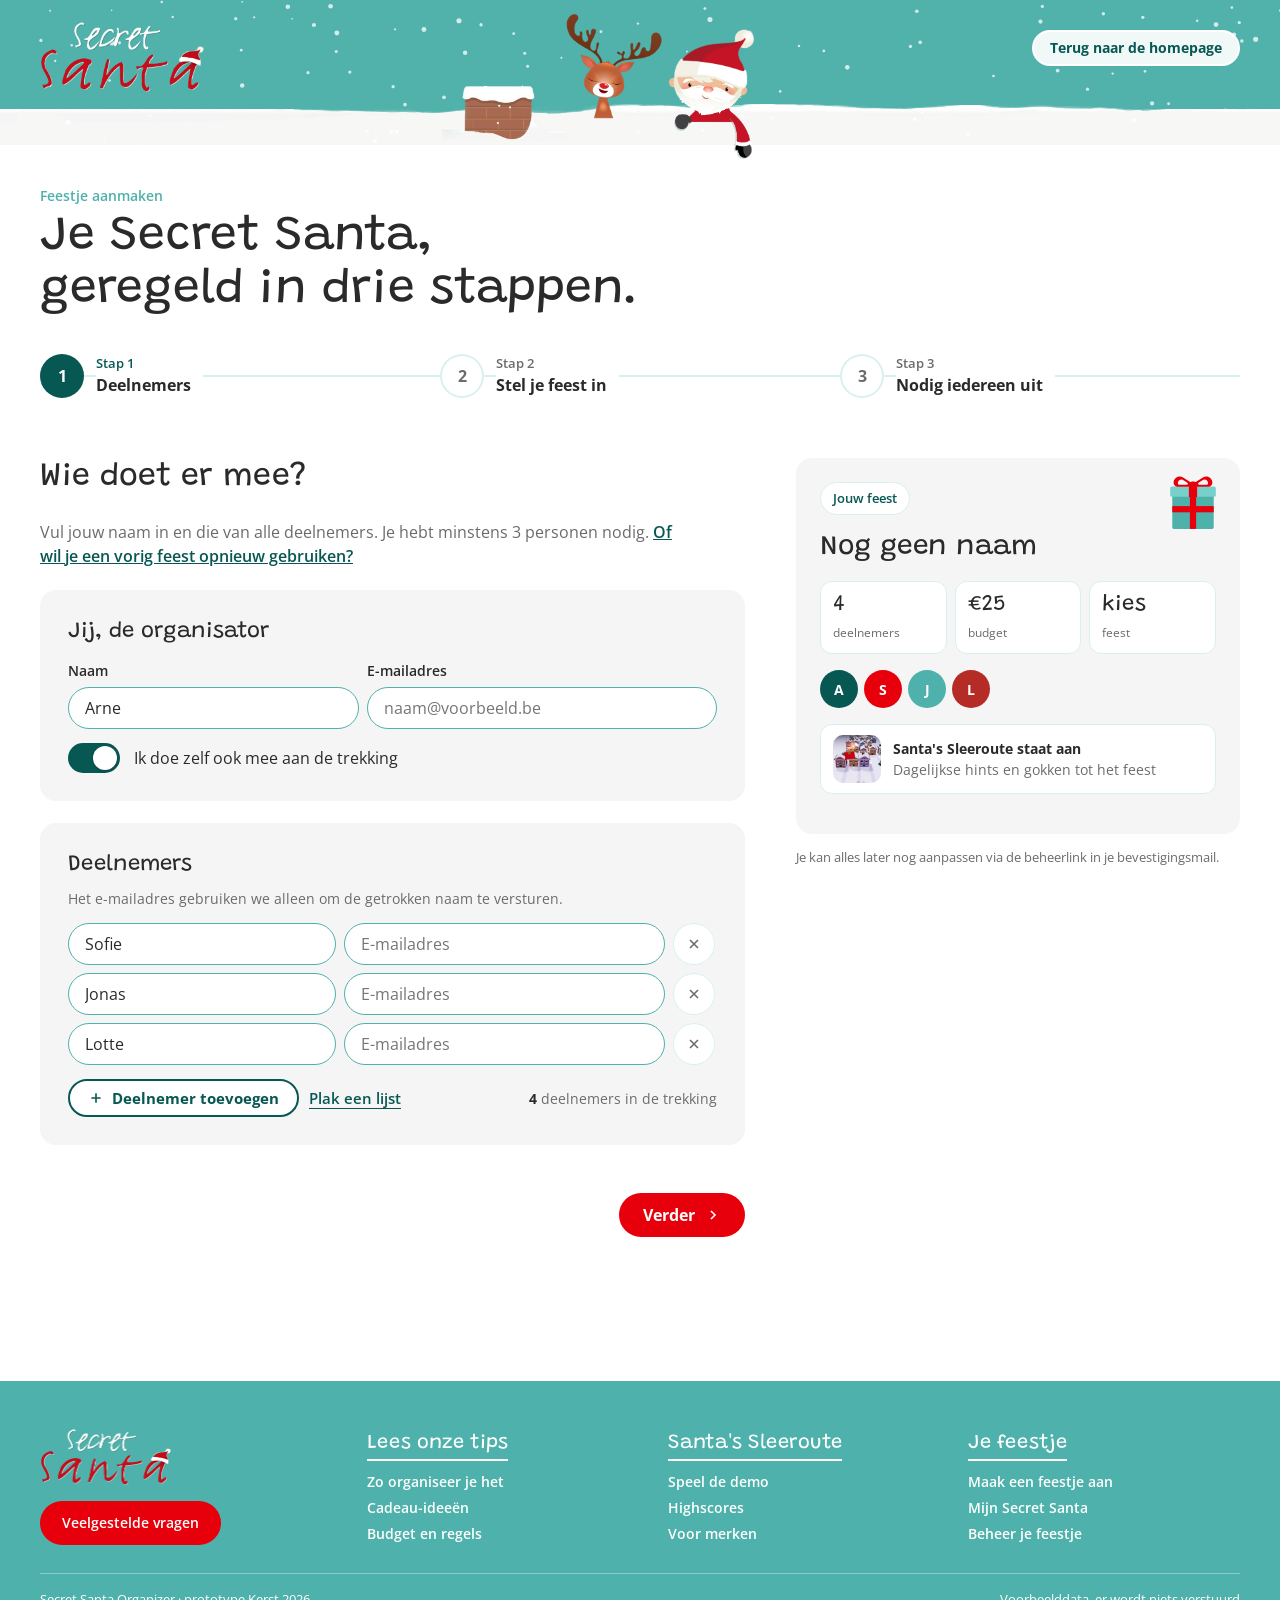
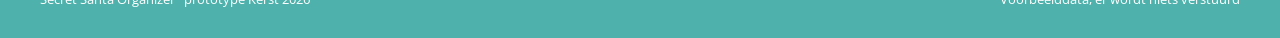
<file: feestje-aanmaken.html>
<!doctype html>
<html lang="nl">
<head>
<meta charset="utf-8">
<meta name="viewport" content="width=device-width, initial-scale=1, viewport-fit=cover">
<title>Feestje aanmaken · Secret Santa</title>
<meta name="claude:viewport-fit-sides" content="cover">
<link rel="preconnect" href="https://fonts.googleapis.com">
<link rel="preconnect" href="https://fonts.gstatic.com" crossorigin>
<link rel="stylesheet" href="https://fonts.googleapis.com/css2?family=Grandstander:wght@400;600;700&family=Open+Sans:wght@400;600;700&display=swap">
<link rel="stylesheet" href="assets/css/sso.css">
<link rel="stylesheet" href="assets/css/feestje-aanmaken.css">
</head>
<body>
<header class="sso-hdr">
  <div class="sso-in">
    <a class="sso-logo" href="index.html" aria-label="Naar de Secret Santa homepage"><img src="assets/img/sso/secret-santa-logo.png" alt="Secret Santa" width="165" height="70"></a>
    <div class="sso-art" aria-hidden="true"><img class="sso-chim" src="assets/img/sso/chimney.webp" alt=""><img class="sso-deer" src="assets/img/sso/reindeer.png" alt=""><img class="sso-santa" src="assets/img/sso/santa.png" alt=""></div>
    <div class="sso-actions"><a class="sso-btn light sm" href="index.html">Terug naar de homepage</a></div>
  </div>
</header>

<main class="wrap">
  <div class="top">
    <p class="label">Feestje aanmaken</p>
    <h1>Je Secret Santa, geregeld in drie stappen.</h1>
    <ol class="stepper" id="stepper" aria-label="Stappen">
      <span class="bar" id="bar"></span>
      <li data-s="0"><button type="button" data-go="0"><span class="dot">1</span><span class="st-txt"><b>Stap 1</b><span>Deelnemers</span></span></button></li>
      <li data-s="1"><button type="button" data-go="1"><span class="dot">2</span><span class="st-txt"><b>Stap 2</b><span>Stel je feest in</span></span></button></li>
      <li data-s="2"><button type="button" data-go="2"><span class="dot">3</span><span class="st-txt"><b>Stap 3</b><span>Nodig iedereen uit</span></span></button></li>
    </ol>
  </div>

  <div class="main">
    <form class="panel" id="form" novalidate>

      <!-- STEP 1 -->
      <section class="step" data-step="0">
        <h2>Wie doet er mee?</h2>
        <p class="intro">Vul jouw naam in en die van alle deelnemers. Je hebt minstens 3 personen nodig. <a href="#" id="reuseLink">Of wil je een vorig feest opnieuw gebruiken?</a></p>
        <div class="box">
          <h3>Jij, de organisator</h3>
          <div class="row org">
            <div class="field"><label for="orgName">Naam</label><input type="text" id="orgName" autocomplete="name" placeholder="Jouw naam"></div>
            <div class="field"><label for="orgMail">E-mailadres</label><input type="email" id="orgMail" autocomplete="email" placeholder="naam@voorbeeld.be"></div>
          </div>
          <label class="toggle"><input type="checkbox" id="orgPlays" checked><span class="switch"></span><span>Ik doe zelf ook mee aan de trekking</span></label>
        </div>
        <div class="box">
          <h3>Deelnemers</h3>
          <p class="hint">Het e-mailadres gebruiken we alleen om de getrokken naam te versturen.</p>
          <div class="people" id="people"></div>
          <div class="add-row">
            <button type="button" class="ghost" id="addBtn"><svg viewBox="0 0 24 24" fill="none" stroke="currentColor" stroke-width="2.4" aria-hidden="true"><path d="M12 5v14M5 12h14"/></svg>Deelnemer toevoegen</button>
            <button type="button" class="linkbtn" id="csvBtn">Plak een lijst</button>
            <span class="count" id="count"></span>
          </div>
          <div class="csv field" id="csvBox" hidden>
            <label for="csvText">Eén persoon per regel: naam, e-mailadres</label>
            <textarea id="csvText" placeholder="Sofie Peeters, sofie@voorbeeld.be&#10;Jonas Peeters, jonas@voorbeeld.be"></textarea>
            <div class="add-row"><button type="button" class="ghost" id="csvAdd">Toevoegen aan de lijst</button><span class="ok" id="csvMsg" role="status"></span></div>
          </div>
        </div>
        <p class="err" id="err0" role="alert"></p>
        <div class="nav"><span class="spacer"></span><button type="button" class="btn" data-next>Verder<svg viewBox="0 0 24 24" fill="none" stroke="currentColor" stroke-width="2.4" aria-hidden="true"><path d="M9 6l6 6-6 6"/></svg></button></div>
      </section>

      <!-- STEP 2 -->
      <section class="step" data-step="1" hidden>
        <h2>Stel je feest in</h2>
        <p class="intro">Geef je feest een naam, kies een budget en een datum. Zo weet iedereen waar hij aan toe is.</p>
        <div class="box">
          <div class="field"><label for="pName">Naam van je feest</label><input type="text" id="pName" placeholder="Bijvoorbeeld: Familie Peeters, Kerst 2026"></div>
          <div class="field"><span style="font-size:14px;font-weight:600">Budget per cadeau</span>
            <div class="chips" id="budget" role="group" aria-label="Budget per cadeau">
              <button type="button" class="chip" data-v="10">€10</button><button type="button" class="chip" data-v="15">€15</button><button type="button" class="chip" data-v="20">€20</button><button type="button" class="chip" data-v="25">€25</button><button type="button" class="chip" data-v="30">€30</button><button type="button" class="chip" data-v="50">€50</button>
            </div>
          </div>
          <div class="two">
            <div class="field"><label for="pDate">Datum van het feest</label><input type="date" id="pDate"></div>
            <div class="field"><label for="pPlace">Locatie (optioneel)</label><input type="text" id="pPlace" placeholder="Bij oma, op kantoor, online"></div>
          </div>
          <div class="field"><label for="pMsg">Persoonlijk bericht in de uitnodiging (optioneel)</label><textarea id="pMsg" placeholder="Iets wat iedereen moet weten, zoals een thema of dresscode."></textarea></div>
        </div>
        <div class="box">
          <h3>Santa's Sleeroute</h3>
          <label class="toggle"><input type="checkbox" id="gameOn" checked><span class="switch"></span><span>Zet het adventsspel aan voor je groep</span></label>
          <div class="game-box" id="gameBox">
            <img src="assets/img/sleeroute-thumb.jpg" alt="De slee vliegt over een besneeuwd dorp">
            <p>Iedereen schrijft na de uitnodiging <b>3 hints over zichzelf</b>, eerlijk of als vals spoor. Tot het feest vliegt je groep elke dag een korte route, speelt hints vrij en <b>raadt wie hem of haar trok</b>. Wie niet wil spelen, krijgt gewoon zijn naam en verlanglijst.</p>
          </div>
        </div>
        <div class="box">
          <h3>Uitsluitingen (optioneel)</h3>
          <p class="hint">Koppels of broers en zussen die elkaar niet mogen trekken. Het werkt in beide richtingen.</p>
          <div class="excl" id="excl"></div>
          <div class="add-row"><button type="button" class="ghost" id="exAdd"><svg viewBox="0 0 24 24" fill="none" stroke="currentColor" stroke-width="2.4" aria-hidden="true"><path d="M12 5v14M5 12h14"/></svg>Uitsluiting toevoegen</button><span class="feas" id="feas" role="status"></span></div>
        </div>
        <p class="err" id="err1" role="alert"></p>
        <div class="nav"><button type="button" class="ghost" data-prev><svg viewBox="0 0 24 24" fill="none" stroke="currentColor" stroke-width="2.4" aria-hidden="true"><path d="M15 6l-6 6 6 6"/></svg>Terug</button><span class="spacer"></span><button type="button" class="btn" data-next>Verder<svg viewBox="0 0 24 24" fill="none" stroke="currentColor" stroke-width="2.4" aria-hidden="true"><path d="M9 6l6 6-6 6"/></svg></button></div>
      </section>

      <!-- STEP 3 -->
      <section class="step" data-step="2" hidden>
        <h2>Nodig iedereen uit</h2>
        <p class="intro">We trekken de namen en houden ze geheim. Iedereen krijgt een eigen mail met de getrokken naam en een link naar zijn verlanglijst.</p>
        <div class="box">
          <h3>Zo ziet de uitnodiging eruit</h3>
          <div class="mail" id="mail"></div>
        </div>
        <div class="box">
          <h3>Of deel een link in je groepschat</h3>
          <div class="copy"><code id="shareLink">secretsantaorganizer.com/nl/join/demo-feestje</code><button type="button" class="ghost" id="copyBtn">Kopieer</button></div>
          <p class="hint" style="margin:0">Via de link vult iedereen zelf zijn naam en e-mailadres in.</p>
        </div>
        <div class="nav"><button type="button" class="ghost" data-prev><svg viewBox="0 0 24 24" fill="none" stroke="currentColor" stroke-width="2.4" aria-hidden="true"><path d="M15 6l-6 6 6 6"/></svg>Terug</button><span class="spacer"></span><button type="submit" class="btn" id="sendBtn">Trek de namen en verstuur<svg viewBox="0 0 24 24" fill="none" stroke="currentColor" stroke-width="2.4" aria-hidden="true"><path d="M4 12h15M13 6l6 6-6 6"/></svg></button></div>
      </section>

      <!-- DONE -->
      <section class="step" data-step="3" hidden>
        <div class="done-card">
          <canvas id="confetti" aria-hidden="true"></canvas>
          <p class="label done-label" style="color:#fff">Klaar</p>
          <h2 id="doneTitle">De namen zijn getrokken.</h2>
          <p id="doneText"></p>
          <div class="nav">
            <a class="btn" href="beheer.html">Beheer je feestje</a>
            <a class="ghost" href="deelnemer.html">Bekijk je eigen pagina</a>
            <a class="ghost" href="sleeroute.html">Probeer Santa's Sleeroute</a>
            <a class="ghost" href="index.html">Terug naar de homepage</a>
          </div>
          <p class="demo-note">Dit is een prototype: er zijn geen mails verstuurd en er is niets opgeslagen op de server.</p>
        </div>
      </section>
    </form>

    <!-- live preview -->
    <aside class="preview" aria-label="Voorbeeld van je feest">
      <div class="pcard">
        <img class="chim" src="assets/img/sso/gift.svg" alt="">
        <span class="tag">Jouw feest</span>
        <h3 id="pvName">Nog geen naam</h3>
        <div class="facts">
          <div><b id="pvCount">0</b><span>deelnemers</span></div>
          <div><b id="pvBudget">€25</b><span>budget</span></div>
          <div><b id="pvDate">kies datum</b><span>feest</span></div>
        </div>
        <div class="avatars" id="pvAv"></div>
        <div class="pv-game" id="pvGame"><img src="assets/img/sleeroute-thumb.jpg" alt=""><div><b>Santa's Sleeroute staat aan</b><span id="pvGameTxt">Dagelijkse hints en gokken tot het feest</span></div></div>
        <p class="pv-small" id="pvExcl"></p>
      </div>
      <p class="pv-small">Je kan alles later nog aanpassen via de beheerlink in je bevestigingsmail.</p>
    </aside>
  </div>
</main>

<footer class="sso-ftr">
  <div class="sso-in">
    <div class="brand"><a class="sso-logo" href="index.html"><img src="assets/img/sso/secret-santa-logo.png" alt="Secret Santa" width="132" height="56"></a><a class="sso-btn" href="index.html#faq">Veelgestelde vragen</a></div>
    <div><h3>Lees onze tips</h3><ul><li><a href="index.html#hoe">Zo organiseer je het</a></li><li><a href="index.html#troeven">Cadeau-ideeën</a></li><li><a href="index.html#faq">Budget en regels</a></li></ul></div>
    <div><h3>Santa's Sleeroute</h3><ul><li><a href="sleeroute.html">Speel de demo</a></li><li><a href="deelnemer.html#feestje">Highscores</a></li><li><a href="index.html#merken">Voor merken</a></li></ul></div>
    <div><h3>Je feestje</h3><ul><li><a href="feestje-aanmaken.html">Maak een feestje aan</a></li><li><a href="deelnemer.html">Mijn Secret Santa</a></li><li><a href="beheer.html">Beheer je feestje</a></li></ul></div>
    <div class="legal"><span>Secret Santa Organizer · prototype Kerst 2026</span><span>Voorbeelddata, er wordt niets verstuurd</span></div>
  </div>
</footer>

<script src="assets/js/sso.js"></script>
<script src="assets/js/feestje-aanmaken.js"></script>
</body>
</html>
</file>
<file: assets/css/sso.css>
/* Secret Santa Organizer huisstijl (gemeten op secretsantaorganizer.com, oktober 2026)
   Gedeeld door alle pagina's: tokens, header met sneeuw, footer, knoppen en basis-typografie. */
:root{
  --sso-red:#E7000B;        /* primary-400: hoofdknoppen, getrokken naam */
  --sso-red-d:#B52B26;      /* primary-500: rode titels, rode banden */
  --sso-teal:#4EB1AB;       /* secondary-400: footer, accenttekst, randen */
  --sso-teal-hdr:#51B1AB;   /* header-achtergrond */
  --sso-teal-d:#075753;     /* secundaire knoppen, taalkiezer */
  --sso-teal-dd:#003D39;    /* tekst op lichte teal chips */
  --sso-teal-l:#D8F0EF;     /* randen van rijen, lichte chips */
  --sso-neutral:#F5F5F5;    /* panelen (neutral-100) */
  --sso-snow:#F7F7F6;       /* sneeuwvlak onder de hero */
  --sso-ink:#2A2A2A;
  --sso-muted:#6B6B6B;
  --sso-ok-bg:#DCFCE7; --sso-ok:#016630;
  --sso-font:"Open Sans",system-ui,-apple-system,"Segoe UI",Roboto,"Helvetica Neue",Arial,sans-serif;
  --sso-display:"Grandstander","Open Sans",system-ui,sans-serif;
  --sso-wrap:1240px;
}

/* ---------- header ---------- */
.sso-hdr{position:relative;background:var(--sso-teal-hdr) url("../img/sso/header-bg.png") repeat-x 50% calc(100% + 25px);min-height:145px;z-index:5;overflow:visible}
.sso-hdr .sso-snow{position:absolute;inset:0;width:100%;height:100%;pointer-events:none}
.sso-hdr .sso-in{position:relative;max-width:var(--sso-wrap);margin:0 auto;padding:22px max(20px,env(safe-area-inset-right,0px)) 0 max(20px,env(safe-area-inset-left,0px));display:flex;align-items:flex-start;justify-content:space-between;gap:16px;min-height:145px}
.sso-logo{display:block;flex:none;line-height:0}
.sso-logo img{width:165px;height:70px;object-fit:contain;display:block}
.sso-art{position:absolute;left:34%;bottom:-10px;display:flex;align-items:flex-end;gap:0;pointer-events:none}
.sso-art .sso-chim{width:124px;transform:translateY(-14px)}
.sso-art .sso-deer{height:116px;width:auto;margin-left:-6px;transform:translateY(-34px);transform-origin:50% 100%}
.sso-art .sso-santa{height:145px;width:auto;margin-left:6px;transform:translateY(16px)}
.sso-hdr .sso-actions{display:flex;gap:8px;flex-wrap:wrap;justify-content:flex-end;padding-top:8px;position:relative;z-index:2}
@media (prefers-reduced-motion:no-preference){
  .sso-art .sso-deer{animation:sso-nod 5s ease-in-out infinite}
  .sso-art .sso-santa{animation:sso-peek 6s ease-in-out infinite}
}
@keyframes sso-nod{0%,82%,100%{transform:translateY(-34px) rotate(0)}88%{transform:translateY(-36px) rotate(-5deg)}94%{transform:translateY(-34px) rotate(3deg)}}
@keyframes sso-peek{0%,70%,100%{transform:translateY(16px)}78%,90%{transform:translateY(4px)}}
@media (max-width:1100px){.sso-art .sso-chim{display:none}.sso-art{left:30%}}
@media (max-width:860px){.sso-art{display:none}.sso-hdr,.sso-hdr .sso-in{min-height:118px}.sso-logo img{width:132px;height:56px}}

/* ---------- buttons (gemeten: pill, 8px 20px, 16px/700, 2px rand) ---------- */
.sso-btn,.btn{display:inline-flex;align-items:center;justify-content:center;gap:10px;border:2px solid transparent;border-radius:999px;padding:8px 20px;font:700 16px/24px var(--sso-font);background:var(--sso-red);color:#fff;cursor:pointer;text-decoration:none;white-space:nowrap;transition:background .2s,border-color .2s,color .2s,transform .1s}
.sso-btn:hover,.btn:hover{background:#c50009}
.sso-btn:active,.btn:active{transform:translateY(1px)}
.sso-btn.sec,.btn.sec{background:var(--sso-teal-d)}
.sso-btn.sec:hover,.btn.sec:hover{background:var(--sso-teal-dd)}
.sso-btn.light,.btn.light{background:#fff;color:var(--sso-teal-d);border-color:var(--sso-teal-d);box-shadow:none}
.sso-btn.light:hover,.btn.light:hover{background:var(--sso-teal-l)}
.sso-btn.sm,.btn.sm{padding:5px 16px;font-size:14px;line-height:22px}
.sso-btn svg,.btn svg{width:16px;height:16px;flex:none}
.sso-hdr .sso-btn.light{border-color:#fff;background:rgba(255,255,255,.92)}

/* ---------- footer ---------- */
.sso-ftr{background:var(--sso-teal);color:#fff;margin-top:64px}
.sso-ftr .sso-in{max-width:var(--sso-wrap);margin:0 auto;padding:48px max(20px,env(safe-area-inset-right,0px)) calc(28px + env(safe-area-inset-bottom,0px)) max(20px,env(safe-area-inset-left,0px));display:grid;grid-template-columns:1.1fr repeat(3,minmax(0,1fr));gap:28px}
.sso-ftr .sso-logo img{width:132px;height:56px}
.sso-ftr .brand{display:flex;flex-direction:column;gap:16px;align-items:flex-start}
.sso-ftr h3{font:400 20px/28px var(--sso-display);color:#fff;margin:0 0 8px;padding-bottom:2px;border-bottom:2px solid #fff;display:inline-block}
.sso-ftr ul{list-style:none;margin:0;padding:0;display:flex;flex-direction:column;gap:2px}
.sso-ftr a{color:#fff;text-decoration:none;font-size:14px;font-weight:600}
.sso-ftr a:hover{text-decoration:underline}
.sso-ftr .legal{grid-column:1/-1;border-top:1px solid rgba(255,255,255,.35);padding-top:16px;font-size:13px;display:flex;justify-content:space-between;gap:12px;flex-wrap:wrap}
@media (max-width:820px){.sso-ftr .sso-in{grid-template-columns:repeat(2,minmax(0,1fr))}.sso-ftr .brand{grid-column:1/-1}}

/* ---------- vallende sneeuw op de pagina (zoals de echte site) ---------- */
.sso-flakes{position:fixed;inset:0;pointer-events:none;z-index:0;overflow:hidden}
.sso-flakes i{position:absolute;top:-12px;border-radius:50%;background:#EDEDF3;animation:sso-fall linear infinite}
@keyframes sso-fall{to{transform:translate3d(var(--dx,20px),110vh,0)}}
@media (prefers-reduced-motion:reduce){.sso-flakes{display:none}.sso-art .sso-deer,.sso-art .sso-santa{animation:none}}
@media (max-width:520px){.sso-hdr .sso-actions .sso-btn.light{display:none}.sso-hdr .sso-actions{max-width:58%}.sso-hdr .sso-actions .sso-btn{white-space:normal;text-align:center}}
</file>
<file: assets/css/index.css>
/* Homepage in de Secret Santa Organizer-stijl (tokens in sso.css, gemeten op secretsantaorganizer.com).
   Teal hero met sneeuw, witte kaart, schoorsteen, rendier en kerstman. Koppen in Grandstander, tekst in Open Sans. */
:root{
  --bg:#ffffff; --blush:var(--sso-neutral); --soft:var(--sso-snow); --ink:var(--sso-ink); --muted:var(--sso-muted); --line:var(--sso-teal-l);
  --blue:var(--sso-teal-d); --red:var(--sso-red); --red-d:var(--sso-red-d); --teal:var(--sso-teal); --white:#ffffff;
  --font:var(--sso-font); --display:var(--sso-display);
  --r-card:16px; --r-frame:32px;
  color-scheme:light;
}
:root{padding-top:env(safe-area-inset-top,0px);padding-bottom:env(safe-area-inset-bottom,0px)}
*{box-sizing:border-box}
html{scroll-behavior:smooth}
body{margin:0;background:var(--bg);color:var(--ink);font-family:var(--font);font-size:16px;font-weight:400;line-height:1.5;-webkit-font-smoothing:antialiased}
img{max-width:100%}
[hidden]{display:none!important}
a{color:inherit}
main{position:relative;z-index:1}
:focus-visible{outline:3px solid var(--blue);outline-offset:3px;border-radius:8px}
.wrap{max-width:var(--sso-wrap);margin:0 auto;padding-left:max(20px, env(safe-area-inset-left, 0px));padding-right:max(20px, env(safe-area-inset-right, 0px))}
.label{font-size:14px;font-weight:700;color:var(--red-d);margin:0 0 8px}
.h2{font:400 clamp(28px,3vw,32px)/1.25 var(--display);margin:0;text-wrap:balance}
.lead{font-size:16px;color:var(--ink);max-width:36em;margin:0}
.pill{white-space:nowrap;display:inline-flex;align-items:center;gap:10px;text-decoration:none;font:700 16px/24px var(--font);border:2px solid transparent;border-radius:999px;padding:8px 20px;background:var(--red);color:#fff;transition:background .2s, transform .2s}
.pill:hover{background:#c50009}
.pill svg{width:14px;height:14px}
.pill.light{background:#fff;color:var(--blue);border-color:var(--blue)}
.pill.light:hover{background:var(--line)}
.pill.sec{background:var(--blue)}
.arrow{width:40px;height:40px;border-radius:50%;border:2px solid var(--blue);color:var(--blue);display:grid;place-items:center;flex:none;transition:background .2s,color .2s}
.arrow svg{width:18px;height:18px}

/* Hero (zoals de echte homepage: teal met sneeuw, witte kaart, illustraties op de sneeuwrand) */
.hero{background:var(--sso-snow)}
.hero .sso-hdr{min-height:0;padding-bottom:0}
.hero-in{position:relative;max-width:var(--sso-wrap);margin:0 auto;padding:0 max(20px,env(safe-area-inset-right,0px)) 0 max(20px,env(safe-area-inset-left,0px))}
.hero-top{display:flex;align-items:flex-start;justify-content:space-between;gap:16px;padding-top:24px;position:relative;z-index:3}
.hero-top .acts{display:flex;align-items:center;gap:8px;flex-wrap:wrap;justify-content:flex-end}
.lang{font:600 14px var(--font);color:#fff;background:var(--blue);border:0;border-radius:999px;padding:5px 14px;display:inline-flex;align-items:center;gap:10px;cursor:pointer}
.lang svg{width:12px;height:12px}
.hero-stage{position:relative;display:flex;align-items:flex-end;gap:24px;padding:26px 0 60px;min-height:420px}
.hero-card{position:relative;z-index:3;background:#fff;border-radius:16px;box-shadow:0 4px 6px -1px rgba(0,0,0,.1),0 2px 4px -2px rgba(0,0,0,.1);padding:32px;max-width:600px;display:flex;flex-direction:column;gap:16px}
.tag{align-self:flex-start;display:inline-flex;align-items:center;gap:8px;font-size:13px;font-weight:700;color:var(--sso-teal-dd);background:var(--line);padding:3px 12px;border-radius:999px;text-decoration:none}
.tag i{width:7px;height:7px;border-radius:50%;background:var(--red)}
.h1{font:400 clamp(30px,3.4vw,40px)/1.25 var(--display);margin:0;text-wrap:balance}
.h1 a{color:var(--teal);text-decoration:none}
.hero-sub{margin:0;font-size:16px}
.hero-card .row{display:flex;flex-wrap:wrap;gap:10px}
.checks{display:flex;flex-wrap:wrap;gap:6px 18px;font-size:14px;font-weight:600;color:var(--muted);margin:0;padding:0;list-style:none}
.checks li{display:flex;gap:6px;align-items:center}
.checks svg{width:14px;height:14px;color:var(--teal)}
.hero-art{position:absolute;right:4%;bottom:-6px;z-index:2;display:flex;align-items:flex-end;pointer-events:none}
.hero-art .h-chim{width:208px;transform:translateY(-18px)}
.hero-art .h-deer{height:240px;width:auto;margin-left:-4px;transform:translateY(-40px);transform-origin:50% 100%}
.hero-art .h-santa{height:250px;width:auto;margin-left:10px;transform:translateY(20px)}
@media (prefers-reduced-motion:no-preference){
  .hero-art .h-deer{animation:h-nod 5s ease-in-out infinite}
  .hero-art .h-santa{animation:h-peek 6s ease-in-out infinite}
}
@keyframes h-nod{0%,82%,100%{transform:translateY(-40px) rotate(0)}88%{transform:translateY(-44px) rotate(-5deg)}94%{transform:translateY(-40px) rotate(3deg)}}
@keyframes h-peek{0%,70%,100%{transform:translateY(20px)}78%,90%{transform:translateY(0)}}
.hero-teal{position:absolute;left:0;right:0;top:0;bottom:120px;background:var(--sso-teal-hdr) url("../img/sso/header-bg.png") repeat-x 50% calc(100% + 25px);z-index:0}
.hero-teal canvas{position:absolute;inset:0;width:100%;height:100%}
.hero{position:relative;overflow:hidden}
@media (max-width:1080px){.hero-art{right:0}.hero-art .h-chim{display:none}.hero-art .h-deer{height:190px}.hero-art .h-santa{height:200px}}
@media (max-width:860px){
  .hero-stage{flex-direction:column;align-items:stretch;padding-bottom:28px;min-height:0}
  .hero-art{position:relative;right:auto;align-self:center;order:-1;margin:-8px 0 -28px}
  .hero-art .h-deer{height:140px}.hero-art .h-santa{height:150px}
  .hero-teal{bottom:auto;height:330px}
  .hero-card{padding:22px}
}
@media (max-width:520px){.hero-top .acts .pill{display:none}}

/* Statement */
.statement{padding-block:clamp(56px,7vw,96px) clamp(48px,6vw,80px)}
.statement p.big{font:400 clamp(26px,2.8vw,38px)/1.3 var(--display);margin:0;max-width:24em;text-wrap:pretty}
.statement p.big a{text-decoration:none}
.statement p.big a .w.on{color:var(--teal)}
.statement p.big .soft{color:var(--muted)}
.facts{display:grid;grid-template-columns:repeat(4,minmax(0,1fr));gap:24px;margin-top:clamp(48px,6vw,72px)}
.fact{border-top:1px solid var(--line);padding-top:20px}
.fact b{display:block;font-family:var(--display);font-weight:400;font-size:clamp(44px,4.4vw,64px);color:var(--red-d);line-height:1;font-variant-numeric:tabular-nums}
.fact > span{display:block;margin-top:10px;color:var(--ink);font-size:16px;max-width:16em}
@media (max-width:760px){.facts{grid-template-columns:repeat(2,minmax(0,1fr));row-gap:32px}}

/* Troeven op grijze kaarten, zoals 'Our advantages' */
.pillars{background:#fff;padding-block:clamp(40px,6vw,80px)}
.pillars-head{display:flex;flex-wrap:wrap;justify-content:space-between;align-items:flex-end;gap:20px;margin-bottom:40px}
.grid{display:grid;grid-template-columns:repeat(12,minmax(0,1fr));gap:16px}
.pcard{background:var(--blush);border-radius:var(--r-card);padding:clamp(20px,2.4vw,32px);display:flex;flex-direction:column;gap:12px;min-height:240px;text-decoration:none;transition:transform .25s, box-shadow .25s}
.pcard:hover{transform:translateY(-3px);box-shadow:0 18px 40px rgba(60,40,30,.08)}
.pcard:hover .arrow{background:var(--blue);color:#fff}
.pcard .ico{width:48px;height:48px;border-radius:12px;background:#fff;display:grid;place-items:center}
.pcard .ico img{width:30px;height:30px}
.pcard h3{font:400 24px/1.3 var(--display);margin:0}
.pcard p{margin:0;color:var(--ink);max-width:32em}
.pcard .arrow{margin-top:auto}
.c5{grid-column:span 5}.c7{grid-column:span 7}
@media (max-width:900px){.c5,.c7{grid-column:span 12}}

/* Game feature */
.game{padding-block:clamp(56px,7vw,96px);background:var(--sso-snow)}
.gband{display:grid;grid-template-columns:minmax(0,1fr) minmax(0,.9fr);align-items:center;gap:clamp(32px,6vw,96px)}
.steps{list-style:none;padding:0;margin:36px 0 0;display:grid;grid-template-columns:repeat(2,minmax(0,1fr));gap:12px}
.steps li{background:#fff;border:1px solid var(--line);border-radius:12px;padding:20px;display:flex;flex-direction:column;gap:6px}
.steps b{font-size:14px;font-weight:700;color:var(--red-d)}
.steps strong{font:400 22px/1.25 var(--display)}
.steps span{font-size:15px;color:var(--ink);line-height:1.5}
.gband .actions{display:flex;flex-wrap:wrap;gap:10px;margin-top:32px}
.visual{position:relative;border-radius:var(--r-frame);background:var(--teal);padding:clamp(28px,4vw,56px) clamp(20px,3vw,40px);display:grid;place-items:center}
.phone{position:relative;width:min(320px,100%)}
.phone .screen{border-radius:40px;padding:9px;background:#111;box-shadow:0 30px 70px rgba(60,40,30,.25)}
.phone img{display:block;width:100%;aspect-ratio:844/1500;object-fit:cover;border-radius:32px}
.float{position:absolute;border-radius:16px;padding:12px 16px;box-shadow:0 18px 40px rgba(60,40,30,.16);font-size:14px;max-width:220px;background:#fff;line-height:1.4}
.float small{display:block;font-size:12px;font-weight:700;color:var(--red-d);margin-bottom:4px}
.float.hint{left:-48px;top:14%;transform:rotate(-3deg)}
.float.guess{right:-40px;bottom:12%;transform:rotate(2.5deg)}
.chips{display:flex;flex-wrap:wrap;gap:6px}
.chips span{border:1px solid var(--line);border-radius:100px;padding:3px 10px;font-weight:600;font-size:13px}
.chips span.on{background:var(--blue);color:#fff;border-color:var(--blue)}
@media (max-width:980px){.gband{grid-template-columns:minmax(0,1fr)}}
@media (max-width:560px){.visual{overflow-x:clip}.phone{margin:0 auto}.float{max-width:180px}.float.hint{left:0}.float.guess{right:0}.steps{grid-template-columns:minmax(0,1fr)}}

/* How */
.how{padding-block:clamp(56px,7vw,96px);background:var(--sso-snow)}
.how-head{display:flex;flex-wrap:wrap;justify-content:space-between;align-items:flex-end;gap:24px;margin-bottom:clamp(36px,5vw,56px)}
.how-steps{list-style:none;padding:0;margin:0;display:grid;grid-template-columns:repeat(3,minmax(0,1fr));gap:16px}
.how-steps li{border-top:2px solid var(--ink);padding-top:22px;display:flex;flex-direction:column;gap:10px}
.how-steps .n{width:56px;height:56px;display:grid;place-items:center}
.how-steps .n img{width:56px;height:56px}
.how-steps h3{margin:0;font:400 22px/1.25 var(--display);color:var(--red-d)}
.how-steps p{margin:0;color:var(--ink)}
@media (max-width:820px){.how-steps{grid-template-columns:minmax(0,1fr);gap:36px}}

/* Brands */
.brands{padding-block:clamp(56px,7vw,96px)}
.bband{border-radius:var(--r-frame);background:var(--red-d);color:#fff;padding:clamp(28px,5vw,72px);display:grid;grid-template-columns:minmax(0,.9fr) minmax(0,1.1fr);gap:clamp(28px,5vw,72px)}
.bleft{display:flex;flex-direction:column}
.bleft .pill{margin-top:32px;align-self:flex-start}
.formats{display:grid;grid-template-columns:repeat(2,minmax(0,1fr));gap:12px}
.fmt{background:#fff;color:var(--ink);border-radius:16px;padding:22px;display:flex;flex-direction:column;gap:8px}
.fmt .k{font-size:13px;font-weight:700;color:var(--teal)}
.fmt h3{margin:0;font:400 22px/1.25 var(--display)}
.fmt p{margin:0;color:var(--ink);font-size:15px;line-height:1.5}
@media (max-width:900px){.bband{grid-template-columns:minmax(0,1fr)}}
@media (max-width:520px){.formats{grid-template-columns:minmax(0,1fr)}}

/* Quotes */
.quotes{padding-bottom:clamp(56px,7vw,96px)}
.qgrid{display:grid;grid-template-columns:repeat(3,minmax(0,1fr));gap:16px;margin-top:40px}
.q{margin:0;border-radius:var(--r-card);padding:28px;background:var(--blush);display:flex;flex-direction:column;gap:28px}
.q blockquote{margin:0;font:400 clamp(20px,1.6vw,22px)/1.4 var(--display)}
.q figcaption{margin-top:auto;color:var(--muted);font-size:15px;display:flex;align-items:center;gap:12px}
.q figcaption i{width:36px;height:36px;border-radius:50%;display:grid;place-items:center;background:#fff;font-style:normal;font-weight:700;color:var(--ink)}
.q.accent{background:var(--teal);color:#fff}
.q.accent figcaption{color:rgba(255,255,255,.8)}
.q.accent figcaption i{background:rgba(255,255,255,.16);color:#fff}
@media (max-width:900px){.qgrid{grid-template-columns:minmax(0,1fr)}}

/* FAQ */
.faq{padding-bottom:clamp(56px,7vw,96px)}
.faq .wrap{display:grid;grid-template-columns:minmax(0,.8fr) minmax(0,1.2fr);gap:clamp(28px,5vw,80px)}
.faq-list{display:flex;flex-direction:column;border-top:1px solid var(--line)}
.faq details{border-bottom:1px solid var(--line);padding:22px 0}
.faq summary{cursor:pointer;list-style:none;display:flex;justify-content:space-between;align-items:center;gap:20px;font:400 22px/1.3 var(--display)}
.faq summary::-webkit-details-marker{display:none}
.faq summary .pm{width:36px;height:36px;border-radius:50%;border:1.5px solid var(--blue);color:var(--blue);display:grid;place-items:center;flex:none;transition:transform .25s, background .25s, color .25s}
.faq details[open] summary .pm{transform:rotate(45deg);background:var(--blue);color:#fff}
.faq details p{margin:12px 0 0;color:var(--ink);max-width:40em}
@media (max-width:860px){.faq .wrap{grid-template-columns:minmax(0,1fr)}}

/* Slot-CTA in rood */
.final{padding-bottom:0}
.fband{border-radius:var(--r-frame);background:var(--red-d);color:#fff;padding:clamp(36px,6vw,88px);display:flex;flex-wrap:wrap;align-items:flex-end;justify-content:space-between;gap:28px}
.fband .h2{color:#fff;font-size:clamp(32px,4.4vw,56px);max-width:12em}
.fband .pill{background:#fff;color:var(--red-d)}
footer{padding-block:64px 40px;color:var(--muted);font-size:16px}
.fgrid{display:grid;grid-template-columns:minmax(0,1.4fr) repeat(3,minmax(0,1fr));gap:32px}
.fgrid h4{margin:0 0 14px;font-size:16px;font-weight:600;color:var(--ink)}
.fgrid ul{list-style:none;margin:0;padding:0;display:flex;flex-direction:column;gap:8px}
.fgrid a{text-decoration:none}
.fgrid a:hover{color:var(--blue)}
.langs{display:flex;flex-wrap:wrap;gap:6px 16px;margin-top:48px;padding-top:24px;border-top:1px solid var(--line);font-size:14px}
.langs b{color:var(--ink)}
@media (max-width:820px){.fgrid{grid-template-columns:repeat(2,minmax(0,1fr))}}

@media (prefers-reduced-motion: no-preference){
  .js .hero-copy > *{animation:up .9s cubic-bezier(.2,.7,.2,1) both}
  .js .hero-copy > *:nth-child(2){animation-delay:.08s}
  .js .hero-copy > *:nth-child(3){animation-delay:.16s}
  .js .hero-copy > *:nth-child(4){animation-delay:.28s}
  @keyframes up{from{transform:translateY(16px);opacity:.001}to{transform:none;opacity:1}}
}
@media (prefers-reduced-motion: reduce){html{scroll-behavior:auto}}
/* ---- motion layer ---- */
.odo{display:inline-flex;height:1.1em;padding-top:.05em;overflow:hidden;vertical-align:top;line-height:1;-webkit-mask-image:linear-gradient(transparent 0,#000 18%,#000 82%,transparent 100%);mask-image:linear-gradient(transparent 0,#000 18%,#000 82%,transparent 100%)}
.odo-col{display:flex;flex-direction:column;transition:transform 2.4s cubic-bezier(.16,1,.3,1);will-change:transform}
.odo-col span{display:block;height:1em;line-height:1em;text-align:center}
.facts.settled .odo{-webkit-mask-image:none;mask-image:none}
.odo-suf{display:inline-block;opacity:0;transform:translateY(.3em);transition:opacity .6s ease, transform .8s cubic-bezier(.16,1,.3,1)}
.facts.rolled .odo-suf{opacity:1;transform:none}
.fact b{line-height:1;display:flex;align-items:flex-start}
.logo svg{overflow:visible}
.logo .peek{transition:transform .5s cubic-bezier(.34,1.56,.64,1)}
.logo .mitt{transform-box:fill-box;transform-origin:50% 100%}
.logo:hover .peek,.logo:focus-visible .peek,.logo.peeking .peek{transform:translateY(-10px)}
.logo:hover .mitt,.logo:focus-visible .mitt,.logo.peeking .mitt{animation:wave .5s .35s ease-in-out 3}
@keyframes wave{0%,100%{transform:rotate(0)}50%{transform:rotate(-24deg)}}
.logo .eyes{transform-box:fill-box;transform-origin:center;animation:blink 4s infinite}
@keyframes blink{0%,94%,100%{transform:scaleY(1)}96%{transform:scaleY(.1)}}
.rv{opacity:0;transform:translateY(32px);transition:opacity .8s ease, transform 1s cubic-bezier(.2,.7,.2,1);transition-delay:var(--d,0s)}
.rv.in{opacity:1;transform:none}
.big .w{color:#c9d6d5;transition:color .35s ease}
.big .w.on{color:var(--ink)}
.big .soft .w.on{color:var(--muted)}
.big a .w.on{color:var(--ink)}
.fact{border-top:0;position:relative}
.fact::before,.how-steps li::before{content:"";position:absolute;left:0;right:0;top:0;height:1px;background:var(--line);transform-origin:left;transform:scaleX(var(--line-s,1));transition:transform 1.1s cubic-bezier(.2,.7,.2,1)}
.how-steps li{border-top:0;position:relative}
.how-steps li::before{height:2px;background:var(--teal);opacity:0}
.js .fact.rv::before,.js .how-steps li.rv::before{--line-s:0}
.js .fact.rv.in::before,.js .how-steps li.rv.in::before{--line-s:1;transition-delay:calc(var(--d,0s) + .15s)}
.frame{transform-origin:50% 0;will-change:transform}
.visual .phone{will-change:transform}
.fband{transform-origin:50% 100%}
@media (prefers-reduced-motion: reduce){.rv{opacity:1;transform:none;transition:none}.big .w{color:inherit}.logo .peek,.logo .mitt,.logo .eyes{transition:none;animation:none}}

.bband .label{color:#fff}
.bband .lead{color:rgba(255,255,255,.92)}
.bband .bleft .pill{background:#fff;color:var(--red-d)}
.bleft .h2{color:#fff}
/* oude footer (niet meer gebruikt, vervangen door .sso-ftr) */
.sso-ftr{margin-top:0}
.pill.sm-pill{padding:5px 16px;font-size:14px;line-height:22px}
</file>
<file: assets/css/app.css>
/* Deelnemers- en beheerpagina in de Secret Santa Organizer-stijl (tokens in sso.css) */
:root{
  --bg:#ffffff; --panel:var(--sso-neutral); --soft:var(--sso-neutral); --ink:var(--sso-ink); --muted:var(--sso-muted); --line:var(--sso-teal-l);
  --red:var(--sso-red); --teal:var(--sso-teal); --teal-d:var(--sso-teal-d);
  --ok:var(--sso-ok); --warn:#a65f00; --err:#c4261d;
  --font:var(--sso-font); --display:var(--sso-display);
  color-scheme:light;
}
*{box-sizing:border-box}
html,body{background:var(--bg);color:var(--ink)}
body{margin:0;font-family:var(--font);font-size:16px;font-weight:400;line-height:1.5;-webkit-font-smoothing:antialiased}
[hidden]{display:none!important}
img{max-width:100%}
a{color:inherit}
button,input,textarea,select{font:inherit;color:inherit}
:focus-visible{outline:3px solid var(--teal-d);outline-offset:2px;border-radius:8px}
.wrap{max-width:var(--sso-wrap);margin:0 auto;padding-left:max(20px,env(safe-area-inset-left,0px));padding-right:max(20px,env(safe-area-inset-right,0px))}
main{position:relative;z-index:1}

/* type: koppen in Grandstander, tekst in Open Sans */
.label{font-size:14px;font-weight:600;color:var(--teal);margin:0 0 4px}
.accent{color:var(--teal)}
h1{margin:0;font:400 clamp(30px,4vw,48px)/1.1 var(--display);text-wrap:balance}
h2{margin:0;font:400 clamp(24px,2.4vw,32px)/1.25 var(--display)}
h3{margin:0;font:400 22px/1.25 var(--display)}
.muted{color:var(--muted)}
.small{font-size:14px}

/* knoppen: basis in sso.css; .btn = rood, .btn.sec = donker teal, .btn.light = wit met teal rand */
.btn.danger{background:#fff;color:var(--err);border-color:var(--err)}
.btn.danger:hover{background:#fdecea}
.btn.danger.solid{background:var(--err);color:#fff}
.icon-btn{width:36px;height:36px;border-radius:50%;border:0;background:transparent;display:grid;place-items:center;cursor:pointer;color:var(--teal-d);flex:none}
.icon-btn:hover{background:var(--sso-teal-l)}
.icon-btn.red{color:var(--red)}
.icon-btn.red:hover{background:var(--red);color:#fff}
.icon-btn svg{width:17px;height:17px}
.linkbtn{border:0;background:none;color:var(--teal-d);font-weight:600;cursor:pointer;text-decoration:underline;text-underline-offset:4px;padding:4px 0}

/* panelen (gemeten: neutral-100, radius 16, padding 24) */
.card{background:var(--panel);border-radius:16px;padding:clamp(16px,2vw,24px);display:flex;flex-direction:column;gap:14px;min-width:0}
.card.white{background:#fff;box-shadow:inset 0 0 0 1px var(--line)}
.inner{background:#fff;border-radius:12px;padding:12px 14px;border:1px solid var(--line)}
.grid{display:grid;grid-template-columns:repeat(12,minmax(0,1fr));gap:16px}
.c4{grid-column:span 4}.c5{grid-column:span 5}.c6{grid-column:span 6}.c7{grid-column:span 7}.c8{grid-column:span 8}.c12{grid-column:span 12}
@media (max-width:960px){.c4,.c5,.c6,.c7,.c8{grid-column:span 12}}
.facts{display:grid;grid-template-columns:repeat(3,minmax(0,1fr));gap:8px}
.facts div{min-width:0}
.facts span{display:block;font-size:13px;font-weight:600;color:var(--muted)}
.facts b{display:block;font-size:16px;font-weight:400;white-space:nowrap;overflow:hidden;text-overflow:ellipsis}

/* chips (gemeten: 12px, 2px 10px, pill) */
.chip{display:inline-flex;align-items:center;gap:6px;font-size:12px;font-weight:600;border-radius:999px;padding:2px 10px;background:#ececec;color:#555;white-space:nowrap}
.chip.ok{background:var(--sso-ok-bg);color:var(--ok)}
.chip.warn{background:#fdf0dc;color:var(--warn)}
.chip.teal{background:var(--sso-teal-l);color:var(--sso-teal-dd)}
.chip.red{background:#fde2e3;color:var(--sso-red-d)}
.chip i{width:7px;height:7px;border-radius:50%;background:currentColor}
.av{width:40px;height:40px;border-radius:50%;display:grid;place-items:center;font-weight:700;font-size:15px;color:#fff;flex:none}
.av.sm{width:30px;height:30px;font-size:12px}

/* tabs */
.tabs{display:inline-flex;background:#fff;border:2px solid var(--teal-d);border-radius:999px;padding:3px;gap:2px;flex-wrap:wrap}
.tabs button{border:0;background:none;border-radius:999px;padding:5px 14px;font:700 14px/22px var(--font);color:var(--teal-d);cursor:pointer}
.tabs button[aria-selected="true"]{background:var(--teal-d);color:#fff}

/* highscores */
.hs{list-style:none;margin:0;padding:6px;background:#fff;border-radius:12px;border:1px solid var(--line);display:flex;flex-direction:column;gap:2px}
.hs li{display:grid;grid-template-columns:26px 30px minmax(0,1fr) auto;gap:10px;align-items:center;padding:6px 10px;border-radius:10px;font-size:15px}
.hs li .rk{font-size:13px;font-weight:700;color:var(--muted);text-align:center}
.hs li .sc{font-variant-numeric:tabular-nums;font-weight:700}
.hs li.me{background:var(--teal);color:#fff}
.hs li.me .rk{color:rgba(255,255,255,.85)}
.hs li.top .rk{color:#d99a00}
.hs li .nm{min-width:0;overflow:hidden;text-overflow:ellipsis;white-space:nowrap;font-weight:600}
.hs li .sc.zero{color:var(--muted);font-weight:400}
.hs li.me .sc.zero{color:rgba(255,255,255,.85)}

/* verlanglijsten (gemeten: wit, 1px rand #D8F0EF, radius 12) */
.wl{list-style:none;margin:0;padding:0;display:flex;flex-direction:column;gap:8px}
.wl li{display:grid;grid-template-columns:28px minmax(0,1fr) auto;gap:10px;align-items:center;background:#fff;border:1px solid var(--line);border-radius:12px;padding:10px 12px}
.wl li .n{width:26px;height:26px;border-radius:50%;background:var(--sso-teal-l);display:grid;place-items:center;font-size:12px;font-weight:700;color:var(--sso-teal-dd)}
.wl li .t{min-width:0}
.wl li .t b{display:block;font-weight:600;font-size:15px;overflow-wrap:anywhere}
.wl li .t span{font-size:13px;color:var(--muted)}
.wl li .acts{display:flex;gap:4px}
.wl li.bought .t b{text-decoration:line-through;color:var(--muted)}
.empty{background:#fff;border-radius:12px;padding:16px;color:var(--muted);font-size:15px;text-align:center;border:1px solid var(--line)}

/* formulieren (gemeten: pill, 1px teal rand) */
input[type=text],input[type=email],input[type=date],input[type=number]{width:100%;height:42px;border:1px solid var(--teal);border-radius:999px;background:#fff;padding:0 16px}
textarea{width:100%;border:1px solid var(--teal);border-radius:16px;background:#fff;padding:12px 16px;resize:vertical;min-height:90px}
input:focus,textarea:focus{outline:none;border-color:var(--teal-d);box-shadow:0 0 0 2px var(--sso-teal-l)}
.field{display:flex;flex-direction:column;gap:6px;min-width:0}
.field label{font-size:14px;font-weight:600}
.row{display:flex;gap:8px;align-items:center;flex-wrap:wrap}
.toast{position:fixed;left:50%;bottom:calc(24px + env(safe-area-inset-bottom,0px));transform:translate(-50%,20px);opacity:0;background:var(--teal-d);color:#fff;border-radius:999px;padding:10px 20px;font-weight:700;font-size:15px;transition:opacity .25s,transform .25s;z-index:20;pointer-events:none;max-width:calc(100vw - 32px);text-align:center}
.toast.show{opacity:1;transform:translate(-50%,0)}
.confirm{background:#fff;border-radius:12px;padding:14px 16px;border:2px solid var(--err);display:flex;flex-direction:column;gap:10px}
.confirm p{margin:0;font-size:15px}
.page{padding-block:28px 24px;display:flex;flex-direction:column;gap:24px}
.demo{font-size:13px;color:var(--muted);text-align:center;margin:0}
@media (prefers-reduced-motion: reduce){*{transition:none!important;animation:none!important}}
</file>
<file: assets/css/beheer.css>
.sr{position:absolute;width:1px;height:1px;overflow:hidden;clip:rect(0 0 0 0)}
.row.between{justify-content:space-between}
.meters{display:grid;grid-template-columns:repeat(3,minmax(0,1fr));gap:10px}
.meter{background:#fff;border:1px solid var(--line);border-radius:12px;padding:14px;display:flex;flex-direction:column;gap:8px}
.meter b{font:400 30px/1 var(--display)}
.meter b small{font:600 15px var(--font);color:var(--muted)}
.meter span{font-size:13px;color:var(--muted)}
.bar{height:8px;border-radius:8px;background:var(--sso-teal-l);overflow:hidden}
.bar i{display:block;height:100%;background:var(--teal);border-radius:6px;transition:width .8s cubic-bezier(.2,.7,.2,1)}
.compose{background:#fff;border:1px solid var(--line);border-radius:12px;padding:14px;display:flex;flex-direction:column;gap:10px}
.details{margin:0;display:grid;grid-template-columns:minmax(0,1fr);gap:12px}
.details dt{font-size:14px;font-weight:600;color:var(--muted)}
.details dd{margin:-10px 0 0;overflow-wrap:anywhere}
.editform{display:flex;flex-direction:column;gap:10px}

.ptable{display:flex;flex-direction:column;gap:6px}
.prow{display:grid;grid-template-columns:40px minmax(0,1.1fr) minmax(0,1fr) auto;gap:12px;align-items:center;background:#fff;border:1px solid var(--line);border-radius:12px;padding:10px 12px}
.prow .nm b{display:block;font-weight:600}
.prow .nm span{font-size:13px;color:var(--muted);overflow-wrap:anywhere}
.prow .st{display:flex;flex-wrap:wrap;gap:6px}
.prow .acts{display:flex;gap:6px}
.prow .confirm{grid-column:1/-1}
.addform input[type=text]{flex:1 1 160px}
.addform input[type=email]{flex:1.4 1 200px}
@media (max-width:760px){.prow{grid-template-columns:40px minmax(0,1fr)}.prow .st{grid-column:2}.prow .acts{grid-column:1/-1;justify-content:flex-end}.meters{grid-template-columns:minmax(0,1fr)}}

.draws{list-style:none;margin:0;padding:0;display:grid;grid-template-columns:repeat(2,minmax(0,1fr));gap:6px}
.draws li{background:#fff;border:1px solid var(--line);border-radius:12px;padding:8px 10px;display:flex;align-items:center;gap:8px;font-size:14px;font-weight:600;min-width:0}
.draws li .arrow{color:var(--muted)}
@media (max-width:520px){.draws{grid-template-columns:minmax(0,1fr)}}

.toggle{display:flex;align-items:center;gap:12px;cursor:pointer;font-size:15px}
.toggle input{position:absolute;opacity:0;pointer-events:none}
.switch{width:48px;height:28px;border-radius:28px;background:#cfd8d7;position:relative;flex:none;transition:background .25s}
.switch::after{content:"";position:absolute;left:3px;top:3px;width:22px;height:22px;border-radius:50%;background:#fff;transition:transform .3s cubic-bezier(.34,1.56,.64,1);box-shadow:0 1px 3px rgba(0,0,0,.2)}
.toggle input:checked + .switch{background:var(--teal-d)}
.toggle input:checked + .switch::after{transform:translateX(20px)}
.toggle input:focus-visible + .switch{outline:3px solid var(--teal-d);outline-offset:3px}
</file>
<file: assets/css/deelnemer.css>
.sr{position:absolute;width:1px;height:1px;overflow:hidden;clip:rect(0 0 0 0)}
.intro{display:flex;align-items:flex-end;justify-content:space-between;gap:20px;flex-wrap:wrap}
.tabs.big button{padding:7px 18px;font-size:15px}
.row.between{justify-content:space-between}

/* buddy (zoals de echte site: wit vak met teal rand, cadeau-icoon, rode naam) */
.buddy{display:flex;flex-direction:column;gap:12px;min-width:0}
.buddybox{display:flex;align-items:center;gap:16px;border:1px solid var(--teal);border-radius:12px;background:#fff;padding:16px 20px;min-height:116px}
.buddybox .gift{width:48px;height:48px;flex:none}
.reveal{min-width:0;flex:1}
.reveal .k{display:block;font-size:14px;font-weight:600;color:var(--muted)}
.reveal-btn{border:0;background:none;padding:0;text-align:left;cursor:pointer;position:relative;display:block;width:100%;color:var(--sso-red)}
.reveal-btn .name{display:block;font:700 clamp(32px,4vw,40px)/1.2 var(--display);filter:blur(14px);opacity:.55;transition:filter .6s ease,opacity .6s ease}
.reveal-btn .hide-txt{position:absolute;left:0;top:50%;transform:translateY(-50%);display:inline-flex;align-items:center;gap:10px;font:700 15px var(--font);color:var(--teal-d);background:#fff;border:2px solid var(--teal-d);border-radius:999px;padding:5px 16px;transition:opacity .3s}
.reveal.open .name{filter:none;opacity:1}
.reveal.open .hide-txt{opacity:0;pointer-events:none}
.greet{margin:4px 0 0}
.greet-sub{margin:0}
.msgbox{gap:10px}

/* details-paneel */
.details{align-self:start}
.details .dh{font-size:24px;line-height:1.3}
.dl{margin:0;display:grid;grid-template-columns:repeat(2,minmax(0,1fr));gap:14px 20px}
.dl dt{font-size:14px;font-weight:600;color:var(--muted)}
.dl dd{margin:2px 0 0}

/* game */
.game{display:grid;grid-template-columns:minmax(0,1.1fr) minmax(0,1fr);gap:16px 24px;align-items:start}
.game > *{min-width:0}
.game-top{display:flex;gap:14px;align-items:center}
.game-top img{width:72px;height:72px;border-radius:12px;object-fit:cover}
.gstat{display:grid;grid-template-columns:repeat(3,minmax(0,1fr));gap:8px}
.gstat div{background:#fff;border:1px solid var(--line);border-radius:12px;padding:8px 12px}
.gstat b{display:block;font:400 22px/1.2 var(--display)}
.gstat span{font-size:12px;font-weight:600;color:var(--muted)}
.game > :not(.hintbox){grid-column:1}
.game .hintbox{grid-column:2;grid-row:1 / span 3}
.hintbox{display:flex;flex-direction:column;gap:6px}
.hintbox .k{font-size:13px;font-weight:700;color:var(--sso-red-d)}
.hintbox p{margin:0;font-weight:600}
.hintbox.locked p{color:var(--muted);font-weight:400}
.hintbox details{font-size:14px}
.hintbox summary{cursor:pointer;font-weight:700;color:var(--teal-d)}
.hintbox ul{margin:8px 0 0;padding:0;list-style:none;display:flex;flex-direction:column;gap:4px}
.hintbox li{display:grid;grid-template-columns:52px minmax(0,1fr);gap:8px}
.hintbox li b{font-size:12px;color:var(--teal-d)}
@media (max-width:820px){.game{grid-template-columns:minmax(0,1fr)}.game .hintbox{grid-column:1;grid-row:auto}}

/* verlanglijsten */
.wl li .acts .check{display:flex;align-items:center;gap:6px;font-size:13px;font-weight:600;color:var(--muted);cursor:pointer;white-space:nowrap}
.wl li .acts .check input{width:18px;height:18px;accent-color:var(--teal-d)}
.ideas{display:grid;grid-template-columns:repeat(4,minmax(0,1fr));gap:12px}
.idea{background:#fff;border-radius:12px;padding:12px;display:flex;flex-direction:column;gap:6px;font-size:14px}
.idea .ph{aspect-ratio:4/3;border-radius:8px;background:var(--sso-snow);display:grid;place-items:center;color:var(--teal)}
.idea .ph svg{width:30px;height:30px}
.idea b{font-weight:600;line-height:1.35;color:var(--teal-d)}
.idea span{color:var(--muted)}
.addform input[type=text]{flex:1 1 180px}
.addform input[type=number]{width:96px;flex:none}
@media (max-width:620px){.ideas{grid-template-columns:repeat(2,minmax(0,1fr))}}

/* het feestje */
.people{display:flex;flex-direction:column;gap:8px}
.person{background:#fff;border:1px solid var(--line);border-radius:12px}
.person summary{list-style:none;cursor:pointer;display:grid;grid-template-columns:40px minmax(0,1fr) auto 20px;gap:12px;align-items:center;padding:10px 12px}
.person summary::-webkit-details-marker{display:none}
.person summary .nm b{display:block;font-weight:600}
.person summary .nm span{font-size:13px;color:var(--muted)}
.person summary .chev{width:20px;height:20px;transition:transform .25s;color:var(--teal-d)}
.person[open] summary .chev{transform:rotate(180deg)}
.person .body{padding:0 12px 12px}
.person .body .wl li,.person .body .empty{background:var(--sso-snow)}
@media (max-width:520px){.person summary{grid-template-columns:40px minmax(0,1fr) 20px}.person summary .chips{display:none}.dl{grid-template-columns:minmax(0,1fr)}}
.hintbox .hl{margin:0;padding:0;list-style:none;display:flex;flex-direction:column;gap:4px}
.hintbox .hl li{display:grid;grid-template-columns:56px minmax(0,1fr);gap:8px;font-weight:600}
.hintbox .hl li b{font-size:12px;color:var(--sso-red-d)}
.hintbox .nx{margin:4px 0 0;font-size:14px;color:var(--muted);font-weight:400}
.hintbox .nx b{color:var(--teal-d)}
</file>
<file: assets/css/feestje-aanmaken.css>
:root{padding-top:env(safe-area-inset-top,0px);padding-bottom:env(safe-area-inset-bottom,0px)}
body{margin:0}
img{max-width:100%}
[hidden]{display:none!important}
/* Layout: Secret Santa Organizer-stijl (tokens in sso.css). Sticky header, a three-step wizard on the left with one continuous blue progress line, and a live preview of the party on the right that stacks under the form on phones. */
:root{
  --bg:#ffffff; --blush:var(--sso-neutral); --soft:var(--sso-snow); --ink:var(--sso-ink); --muted:var(--sso-muted); --line:var(--sso-teal-l); --blue:var(--sso-teal-d); --blue-tint:var(--sso-teal-l); --red:var(--sso-red);
  --ok:#14804f; --err:#c4261d;
  --font:var(--sso-font); --display:var(--sso-display);
  color-scheme:light;
}
*{box-sizing:border-box}
:root{padding-top:env(safe-area-inset-top,0px);padding-bottom:env(safe-area-inset-bottom,0px)}
html,body{background:var(--bg);color:var(--ink)}
body{margin:0;font-family:var(--font);font-size:16px;font-weight:400;line-height:1.5;-webkit-font-smoothing:antialiased}
[hidden]{display:none!important}
a{color:inherit}
button,input,textarea,select{font:inherit;color:inherit}
:focus-visible{outline:3px solid var(--blue);outline-offset:2px;border-radius:8px}
.wrap{max-width:1240px;margin:0 auto;padding-left:max(20px, env(safe-area-inset-left, 0px));padding-right:max(20px, env(safe-area-inset-right, 0px))}

/* header (oude iO-header, niet meer gebruikt) */
body::before{content:"";position:fixed;inset:0 0 auto;height:env(safe-area-inset-top,0px);z-index:10;background:#fff}
.hdr{position:sticky;top:env(safe-area-inset-top,0px);z-index:9;background:rgba(255,255,255,.94);backdrop-filter:blur(14px);-webkit-backdrop-filter:blur(14px);border-bottom:1px solid var(--line)}
.hdr .wrap{display:flex;align-items:center;gap:20px;padding-block:14px;justify-content:space-between}
.logo{display:flex;align-items:center;gap:10px;text-decoration:none;font-weight:700;font-size:18px;letter-spacing:-.01em}
.logo svg{width:34px;height:34px;overflow:visible}
.logo .peek{transition:transform .5s cubic-bezier(.34,1.56,.64,1)}
.logo:hover .peek,.logo:focus-visible .peek{transform:translateY(-10px)}
.back{display:inline-flex;align-items:center;gap:8px;text-decoration:none;font-size:15px;border-radius:100px;padding:11px 18px;box-shadow:inset 0 0 0 1px var(--line);background:#fff;white-space:nowrap}
.back:hover{background:var(--soft)}
.back svg{width:16px;height:16px}

/* stepper: one blue line that grows with progress */
.top{padding-block:40px 8px}
.label{font-size:14px;font-weight:600;color:var(--sso-teal);margin:0 0 6px}
h1{margin:0;font:400 clamp(32px,4vw,48px)/1.1 var(--display);max-width:16em;text-wrap:balance}
.stepper{position:relative;display:grid;grid-template-columns:repeat(3,minmax(0,1fr));margin-top:36px;list-style:none;padding:0}
.stepper::before{content:"";position:absolute;left:22px;right:0;top:21px;height:2px;background:var(--line)}
.stepper .bar{position:absolute;left:22px;top:20px;height:4px;border-radius:4px;background:var(--blue);width:0;transition:width .7s cubic-bezier(.2,.7,.2,1)}
.stepper li{position:relative;display:flex;align-items:center;gap:12px;min-width:0}
.stepper button{border:0;background:none;padding:0;display:flex;align-items:center;gap:12px;cursor:pointer;text-align:left;min-width:0}
.stepper button:disabled{cursor:default}
.dot{width:44px;height:44px;border-radius:50%;display:grid;place-items:center;flex:none;background:#fff;box-shadow:inset 0 0 0 2px var(--line);font-weight:700;color:var(--muted);transition:background .3s, box-shadow .3s, color .3s}
.stepper li.active .dot{background:var(--blue);color:#fff;box-shadow:none}
.stepper li.done .dot{background:#fff;color:var(--blue);box-shadow:inset 0 0 0 2px var(--blue)}
.st-txt{display:flex;flex-direction:column;min-width:0;background:#fff;padding-right:12px}
.st-txt b{font-size:13px;color:var(--muted);font-weight:600}
.st-txt span{font-size:16px;font-weight:700;white-space:nowrap;overflow:hidden;text-overflow:ellipsis}
.stepper li.active .st-txt b{color:var(--blue)}

/* layout */
.main{display:grid;grid-template-columns:minmax(0,1.35fr) minmax(0,.85fr);gap:clamp(24px,4vw,64px);padding-block:36px 80px;align-items:start}
.panel{display:flex;flex-direction:column;gap:22px;min-width:0}
.step{display:flex;flex-direction:column;gap:22px;animation:stepin .5s cubic-bezier(.2,.7,.2,1)}
@keyframes stepin{from{opacity:0;transform:translateX(18px)}to{opacity:1;transform:none}}
.step h2{margin:0;font:400 32px/1.25 var(--display)}
.step .intro{margin:0;color:var(--muted);max-width:40em}
.step .intro a{color:var(--blue);font-weight:600}
.box{background:var(--blush);border-radius:16px;padding:clamp(18px,2.4vw,28px);display:flex;flex-direction:column;gap:14px}
.box h3{margin:0;font:400 22px/1.3 var(--display)}
.box .hint{margin:-6px 0 0;font-size:14px;color:var(--muted)}
.row{display:grid;grid-template-columns:minmax(0,1fr) minmax(0,1.2fr) 44px;gap:8px;align-items:start}
.row.org{grid-template-columns:minmax(0,1fr) minmax(0,1.2fr)}
.field{display:flex;flex-direction:column;gap:6px;min-width:0}
.field label{font-size:14px;font-weight:600}
input[type=text],input[type=email],input[type=date],select{width:100%;height:42px;border:1px solid var(--sso-teal);border-radius:999px;background:#fff;padding:0 16px;transition:box-shadow .2s,border-color .2s}
textarea{width:100%;border:1px solid var(--sso-teal);border-radius:16px;background:#fff;padding:12px 16px}
input:focus,textarea:focus,select:focus{outline:none;border-color:var(--sso-teal-d);box-shadow:0 0 0 2px var(--sso-teal-l)}
input.bad{border-color:var(--err);box-shadow:0 0 0 2px #fde2e3}
textarea{resize:vertical;min-height:110px;line-height:1.5}
.sr{position:absolute;width:1px;height:1px;overflow:hidden;clip:rect(0 0 0 0)}
.icon-btn{width:42px;height:42px;border-radius:50%;border:0;background:#fff;box-shadow:inset 0 0 0 1px var(--line);display:grid;place-items:center;cursor:pointer;color:var(--muted);transition:background .2s,color .2s}
.icon-btn:hover{background:var(--err);color:#fff;box-shadow:none}
.icon-btn svg{width:16px;height:16px}
.people{display:flex;flex-direction:column;gap:8px;counter-reset:p}
.person{animation:pin .35s cubic-bezier(.2,.7,.2,1)}
@keyframes pin{from{opacity:0;transform:translateY(-6px)}}
.add-row{display:flex;flex-wrap:wrap;gap:10px;align-items:center}
.ghost{border:2px solid var(--sso-teal-d);border-radius:999px;padding:6px 18px;background:#fff;color:var(--sso-teal-d);font-weight:700;font-size:15px;cursor:pointer;display:inline-flex;align-items:center;gap:8px}
.ghost:hover{background:var(--sso-teal-l)}
.ghost svg{width:16px;height:16px}
.linkbtn{border:0;background:none;color:var(--blue);font-weight:600;font-size:15px;cursor:pointer;text-decoration:underline;text-underline-offset:4px;padding:6px 0}
.count{font-size:14px;color:var(--muted);margin-left:auto}
.count b{color:var(--ink)}
.err{font-size:14px;color:var(--err);font-weight:600;margin:0}
.ok{font-size:14px;color:var(--ok);font-weight:600;margin:0}
.csv[hidden]{display:none!important}

.chips{display:flex;flex-wrap:wrap;gap:8px}
.chip{border:1px solid var(--sso-teal);border-radius:999px;padding:7px 16px;background:#fff;font-weight:600;font-size:15px;cursor:pointer;transition:background .2s,color .2s}
.chip[aria-pressed="true"]{background:var(--sso-teal-d);border-color:var(--sso-teal-d);color:#fff}
.two{display:grid;grid-template-columns:repeat(2,minmax(0,1fr));gap:12px}

/* toggle */
.toggle{display:flex;align-items:center;gap:14px;cursor:pointer}
.toggle input{position:absolute;opacity:0;pointer-events:none}
.switch{width:52px;height:30px;border-radius:30px;background:#cfd8d7;position:relative;flex:none;transition:background .25s}
.switch::after{content:"";position:absolute;left:3px;top:3px;width:24px;height:24px;border-radius:50%;background:#fff;transition:transform .3s cubic-bezier(.34,1.56,.64,1);box-shadow:0 1px 3px rgba(0,0,0,.2)}
.toggle input:checked + .switch{background:var(--blue)}
.toggle input:checked + .switch::after{transform:translateX(22px)}
.toggle input:focus-visible + .switch{outline:3px solid var(--blue);outline-offset:3px}
.game-box{background:#fff;border:1px solid var(--line);border-radius:12px;padding:16px;display:grid;grid-template-columns:120px minmax(0,1fr);gap:16px;align-items:center}
.game-box img{width:120px;aspect-ratio:1;object-fit:cover;border-radius:14px;display:block}
.game-box p{margin:0;font-size:14px;color:var(--muted)}
.game-box b{color:var(--ink)}
.game-box.off{opacity:.5}

/* exclusions */
.excl{display:flex;flex-direction:column;gap:8px}
.ex-row{display:grid;grid-template-columns:minmax(0,1fr) auto minmax(0,1fr) 44px;gap:8px;align-items:center}
.ex-row span{font-size:14px;color:var(--muted);font-weight:600}
.feas{display:flex;align-items:center;gap:8px;font-size:14px;font-weight:600}
.feas i{width:10px;height:10px;border-radius:50%;background:var(--ok)}
.feas.bad i{background:var(--err)}
.feas.bad{color:var(--err)}

/* nav buttons */
.nav{display:flex;align-items:center;gap:10px;flex-wrap:wrap;padding-top:4px}
.btn,.ghost{text-decoration:none}
.btn{border:2px solid transparent;border-radius:999px;padding:8px 22px;font-weight:700;font-size:16px;line-height:24px;background:var(--red);color:#fff;cursor:pointer;display:inline-flex;align-items:center;gap:10px;transition:background .2s, transform .1s}
.btn:hover{background:#c50009}
.btn:active{transform:translateY(1px)}
.btn.sec{background:var(--sso-teal-d)}
.btn.sec:hover{background:var(--sso-teal-dd)}
.btn svg{width:16px;height:16px}
.nav .spacer{flex:1}

/* invite step */
.mail{background:#fff;border-radius:16px;box-shadow:inset 0 0 0 1px var(--line);overflow:hidden}
.mail-top{background:var(--soft);padding:12px 16px;font-size:13px;color:var(--muted);display:flex;flex-direction:column;gap:2px}
.mail-top b{color:var(--ink)}
.mail-body{padding:20px;display:flex;flex-direction:column;gap:12px}
.mail-body h4{margin:0;font:400 24px/1.25 var(--display)}
.mail-body p{margin:0;font-size:15px}
.mail-name{background:#fff;color:var(--red);border:1px solid var(--sso-teal);border-radius:12px;padding:12px 16px;font:700 26px/1.2 var(--display)}
.mail-name small{display:block;color:var(--muted);font:600 13px var(--font)}
.mail-game{background:var(--blush);border-radius:12px;padding:12px 14px;font-size:14px}
.copy{display:flex;gap:8px;align-items:center;background:#fff;border-radius:999px;padding:4px 4px 4px 18px;border:1px solid var(--sso-teal)}
.copy code{flex:1;min-width:0;font-family:var(--font);font-size:14px;overflow:hidden;text-overflow:ellipsis;white-space:nowrap;user-select:all}
.copy .ghost{padding:9px 16px}

/* success */
.done-card{background:var(--sso-red-d);color:#fff;border-radius:32px;padding:clamp(24px,4vw,48px);display:flex;flex-direction:column;gap:16px;position:relative;overflow:hidden}
.done-card h2{color:#fff;font:400 clamp(28px,3.2vw,42px)/1.15 var(--display)}
.done-card p{margin:0;opacity:.9;max-width:36em}
.done-card .btn{background:#fff;color:var(--sso-red-d)}
.done-card .btn:hover{background:#fde2e3}
.done-card .ghost{background:transparent;color:#fff;border-color:#fff}
.done-card .ghost:hover{background:rgba(255,255,255,.1)}
.demo-note{font-size:13px;opacity:.75}
#confetti{position:absolute;inset:0;pointer-events:none}


/* live preview */
.preview{position:sticky;top:24px;display:flex;flex-direction:column;gap:14px}
.pcard{background:var(--blush);border-radius:16px;padding:24px;display:flex;flex-direction:column;gap:16px;position:relative;overflow:hidden}
.pcard .tag{align-self:flex-start;background:#fff;border-radius:100px;padding:6px 12px;font-size:13px;font-weight:600;display:flex;align-items:center;gap:8px}
.pcard .tag{color:var(--sso-teal-d);border:1px solid var(--sso-teal-l)}
.pcard h3{margin:0;font:400 28px/1.2 var(--display);word-break:break-word}
.facts{display:grid;grid-template-columns:repeat(3,minmax(0,1fr));gap:8px}
.facts div{background:#fff;border:1px solid var(--line);border-radius:12px;padding:10px 12px;min-width:0}
.facts b{display:block;font:400 22px/1.25 var(--display);white-space:nowrap;overflow:hidden;text-overflow:ellipsis}
.facts span{font-size:12px;color:var(--muted)}
.avatars{display:flex;flex-wrap:wrap;gap:6px}
.av{width:38px;height:38px;border-radius:50%;display:grid;place-items:center;font-weight:700;font-size:14px;color:#fff;animation:pop .35s cubic-bezier(.34,1.56,.64,1)}
@keyframes pop{from{transform:scale(.4);opacity:0}}
.av.more{background:#fff;color:var(--ink);box-shadow:inset 0 0 0 1px var(--line)}
.pv-game{display:flex;align-items:center;gap:12px;background:#fff;border:1px solid var(--line);border-radius:12px;padding:10px 12px;font-size:14px}
.pv-game img{width:48px;height:48px;border-radius:10px;object-fit:cover}
.pv-game b{display:block}
.pv-game span{color:var(--muted)}
.pv-small{font-size:13px;color:var(--muted);margin:0}
.chim{position:absolute;right:18px;top:16px;width:58px;height:58px}

@media (max-width:900px){
  .main{grid-template-columns:minmax(0,1fr)}
  .preview{position:static;order:-1}
  .pcard{padding:18px}
}
@media (max-width:620px){
  .st-txt span{display:none}
  .row{grid-template-columns:minmax(0,1fr) 44px}
  .row .field:nth-child(2){grid-column:1}
  .row .icon-btn{grid-row:1;grid-column:2}
  .row.org{grid-template-columns:minmax(0,1fr)}
  .two{grid-template-columns:minmax(0,1fr)}
  .ex-row{grid-template-columns:minmax(0,1fr) 44px}
  .ex-row span{display:none}
  .ex-row select:nth-of-type(2){grid-column:1}
  .game-box{grid-template-columns:72px minmax(0,1fr)}
  .game-box img{width:72px}
  .back span{display:none}
}
@media (prefers-reduced-motion: reduce){.step,.person,.av{animation:none}.stepper .bar{transition:none}}

main{position:relative;z-index:1}
.done-card .label{color:#fff}
</file>
